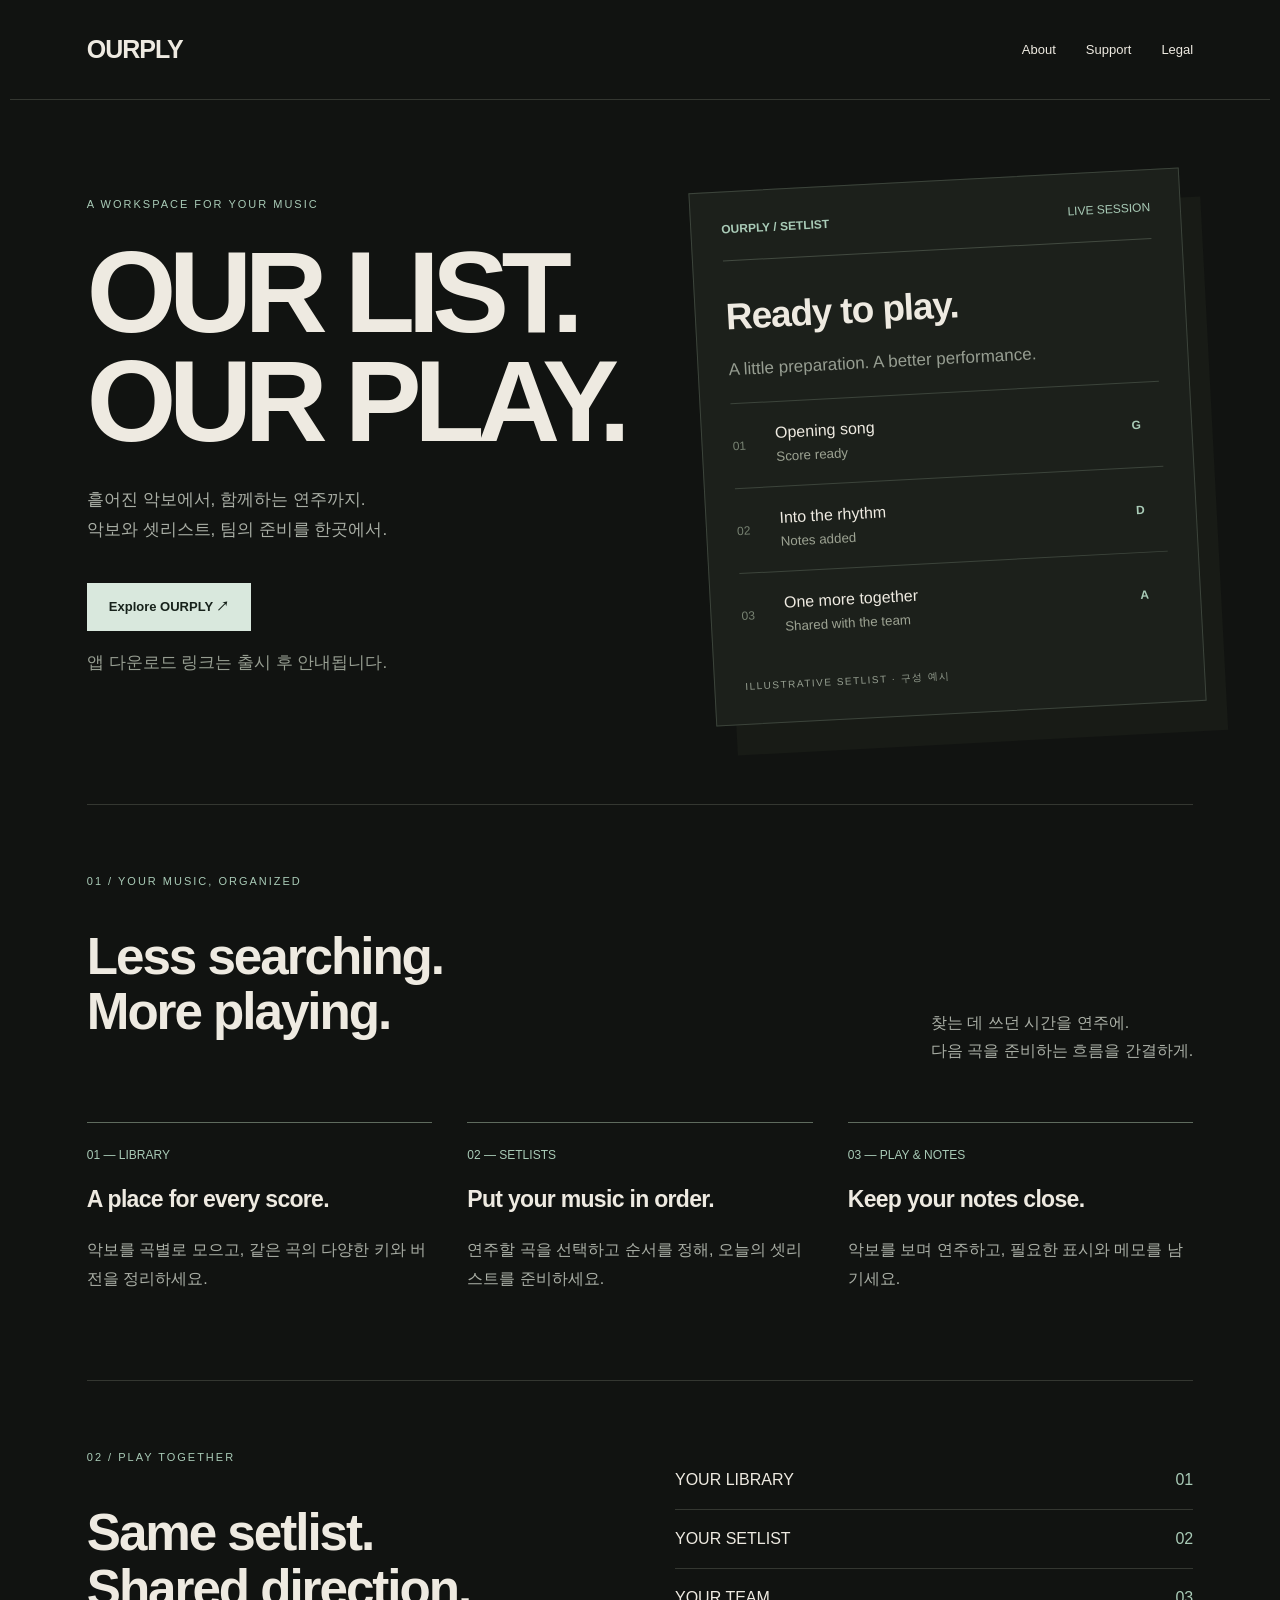
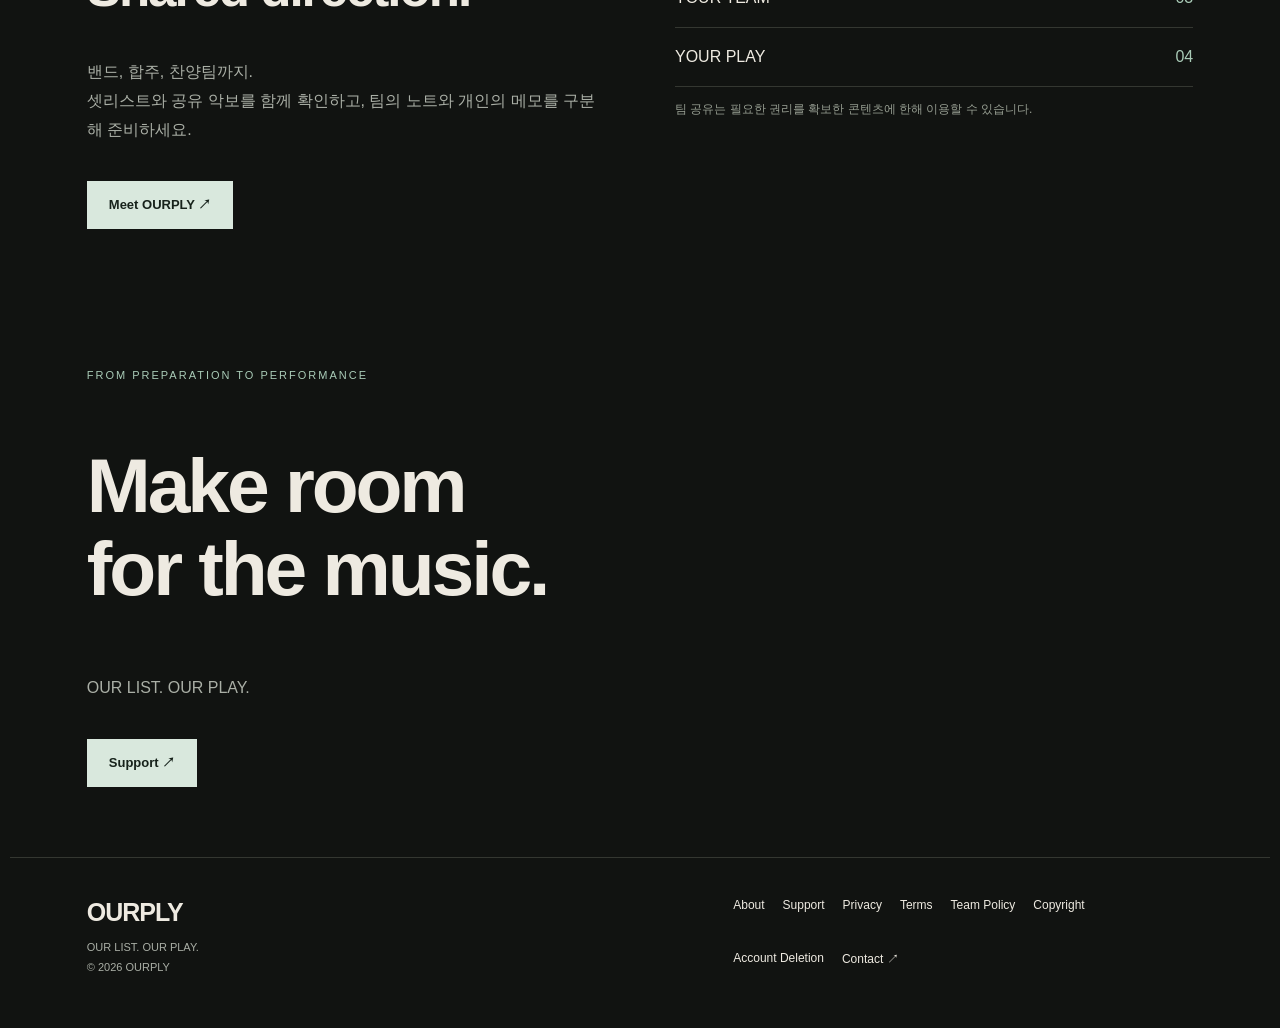
<file: index.html>
<!doctype html><html lang="ko"><head><meta charset="utf-8"><meta name="viewport" content="width=device-width,initial-scale=1"><meta name="description" content="OURPLY — 악보를 정리하고, 셋리스트를 만들고, 함께 연주하세요."><title>OUR LIST. OUR PLAY. | OURPLY</title><link rel="stylesheet" href="style.css"></head><body><header><a class="brand" href="index.html" aria-label="OURPLY Home">OURPLY</a><nav aria-label="Main navigation"><a href="about/" >About</a><a href="support/" >Support</a><a href="legal/" >Legal</a></nav></header><main><section class="hero"><div><div class="eyebrow">A workspace for your music</div><h1>OUR LIST.<br>OUR PLAY.</h1><p>흩어진 악보에서, 함께하는 연주까지.<br>악보와 셋리스트, 팀의 준비를 한곳에서.</p><a class="button" href="#discover">Explore OURPLY ↗</a><p class="muted">앱 다운로드 링크는 출시 후 안내됩니다.</p></div><div class="stage" aria-label="셋리스트 예시"><div class="stage-top"><strong>OURPLY / SETLIST</strong><span>LIVE SESSION</span></div><h3>Ready to play.</h3><p class="muted">A little preparation. A better performance.</p><div class="song"><span>01</span><div>Opening song<small>Score ready</small></div><b>G</b></div><div class="song"><span>02</span><div>Into the rhythm<small>Notes added</small></div><b>D</b></div><div class="song"><span>03</span><div>One more together<small>Shared with the team</small></div><b>A</b></div><div class="mini">ILLUSTRATIVE SETLIST · 구성 예시</div></div></section><section id="discover" class="section"><div class="section-head"><div><div class="eyebrow">01 / Your music, organized</div><h2>Less searching.<br>More playing.</h2></div><p>찾는 데 쓰던 시간을 연주에.<br>다음 곡을 준비하는 흐름을 간결하게.</p></div><div class="features"><article class="feature"><span class="number">01 — LIBRARY</span><h3>A place for every score.</h3><p>악보를 곡별로 모으고, 같은 곡의 다양한 키와 버전을 정리하세요.</p></article><article class="feature"><span class="number">02 — SETLISTS</span><h3>Put your music in order.</h3><p>연주할 곡을 선택하고 순서를 정해, 오늘의 셋리스트를 준비하세요.</p></article><article class="feature"><span class="number">03 — PLAY & NOTES</span><h3>Keep your notes close.</h3><p>악보를 보며 연주하고, 필요한 표시와 메모를 남기세요.</p></article></div></section><section class="section team"><div><div class="eyebrow">02 / Play together</div><h2>Same setlist.<br>Shared direction.</h2><p>밴드, 합주, 찬양팀까지.<br>셋리스트와 공유 악보를 함께 확인하고, 팀의 노트와 개인의 메모를 구분해 준비하세요.</p><a class="button" href="about/">Meet OURPLY ↗</a></div><div class="flow"><div>YOUR LIBRARY <span>01</span></div><div>YOUR SETLIST <span>02</span></div><div>YOUR TEAM <span>03</span></div><div>YOUR PLAY <span>04</span></div><p class="muted">팀 공유는 필요한 권리를 확보한 콘텐츠에 한해 이용할 수 있습니다.</p></div></section><section class="closing"><div class="eyebrow">From preparation to performance</div><h2>Make room<br>for the music.</h2><p>OUR LIST. OUR PLAY.</p><a href="support/" class="button">Support ↗</a></section></main><footer><div><a class="brand" href="index.html">OURPLY</a><p>OUR LIST. OUR PLAY.<br>© 2026 OURPLY</p></div><div class="links"><a href="about/">About</a><a href="support/">Support</a><a href="legal/privacy/">Privacy</a><a href="legal/terms/">Terms</a><a href="legal/team/">Team Policy</a><a href="legal/copyright/">Copyright</a><a href="account-deletion/">Account Deletion</a><a href="mailto:pbong1027@gmail.com">Contact ↗</a></div></footer></body></html>
</file>
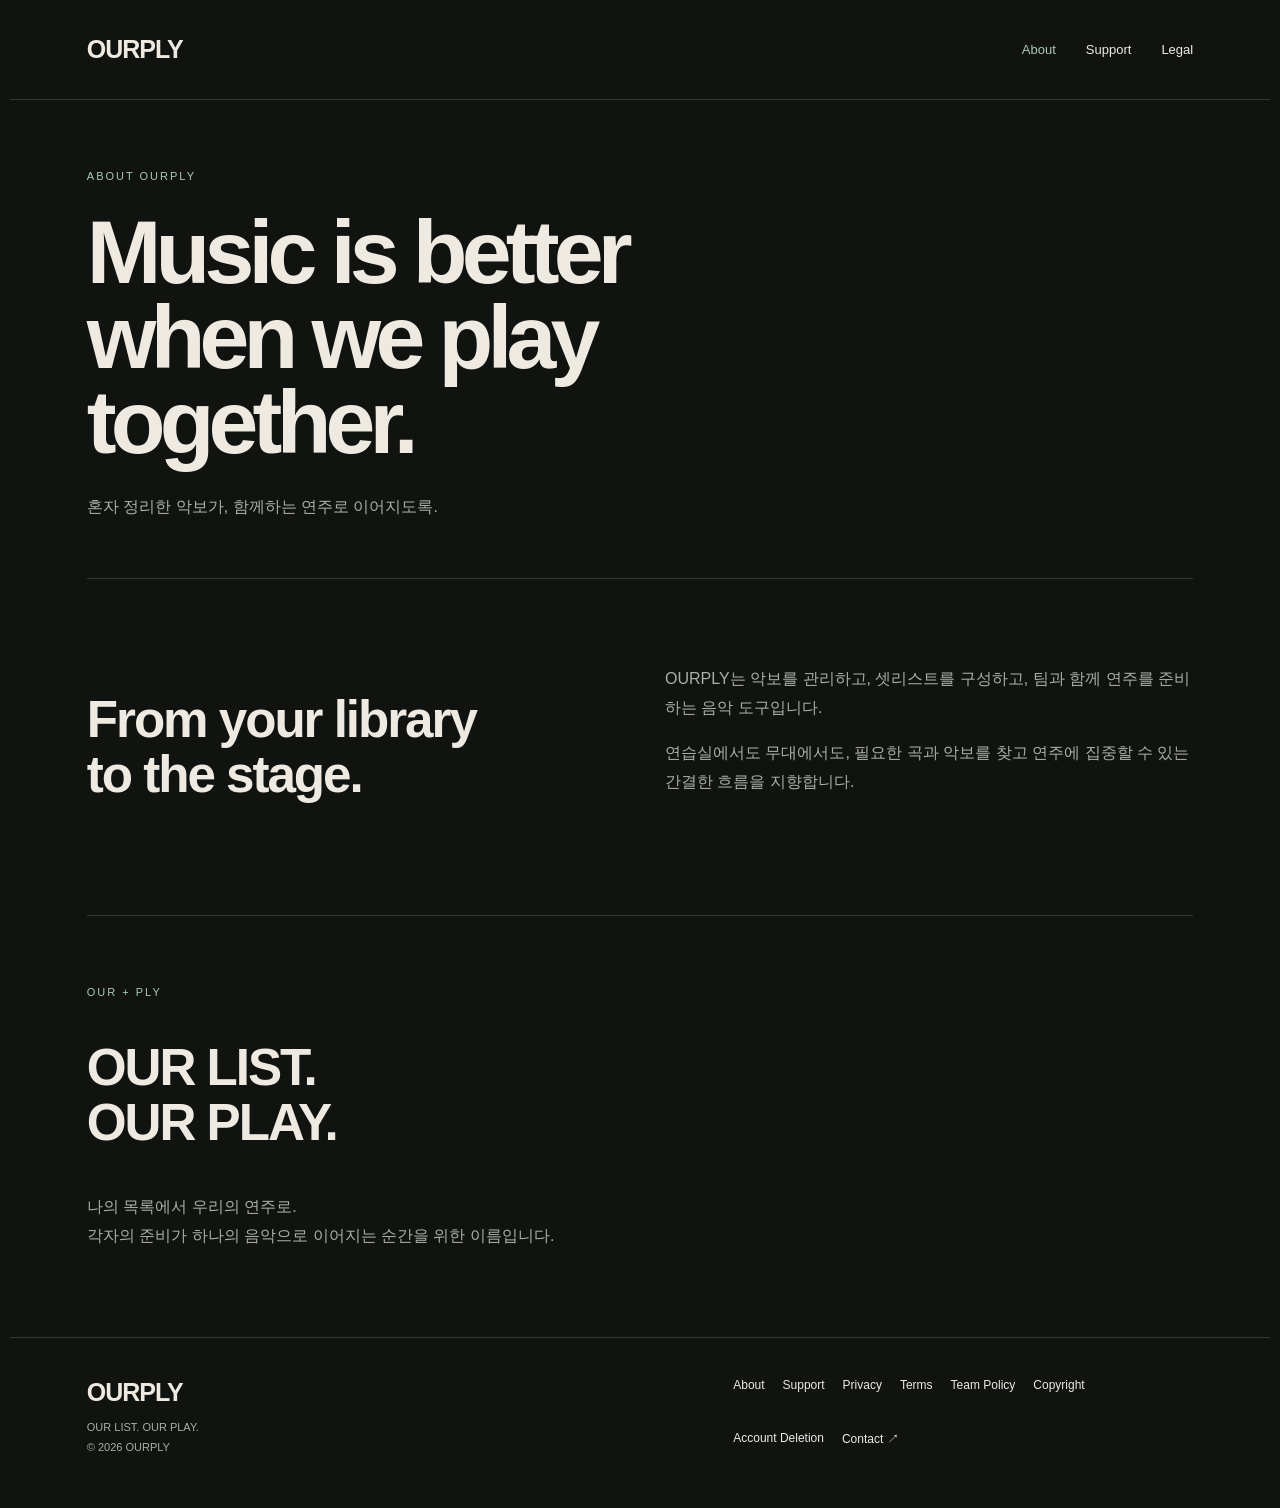
<file: about/index.html>
<!doctype html><html lang="ko"><head><meta charset="utf-8"><meta name="viewport" content="width=device-width,initial-scale=1"><meta name="description" content="OURPLY — 악보를 정리하고, 셋리스트를 만들고, 함께 연주하세요."><title>About | OURPLY</title><link rel="stylesheet" href="../style.css"></head><body><header><a class="brand" href="../index.html" aria-label="OURPLY Home">OURPLY</a><nav aria-label="Main navigation"><a href="../about/" aria-current="page">About</a><a href="../support/" >Support</a><a href="../legal/" >Legal</a></nav></header><main><section class="page-head"><div class="eyebrow">About OURPLY</div><h1>Music is better<br>when we play<br>together.</h1><p>혼자 정리한 악보가, 함께하는 연주로 이어지도록.</p></section><section class="section split"><div><h2>From your library<br>to the stage.</h2></div><div><p>OURPLY는 악보를 관리하고, 셋리스트를 구성하고, 팀과 함께 연주를 준비하는 음악 도구입니다.</p><p>연습실에서도 무대에서도, 필요한 곡과 악보를 찾고 연주에 집중할 수 있는 간결한 흐름을 지향합니다.</p></div></section><section class="section"><div class="eyebrow">Our + Ply</div><h2>OUR LIST.<br>OUR PLAY.</h2><p>나의 목록에서 우리의 연주로.<br>각자의 준비가 하나의 음악으로 이어지는 순간을 위한 이름입니다.</p></section></main><footer><div><a class="brand" href="../index.html">OURPLY</a><p>OUR LIST. OUR PLAY.<br>© 2026 OURPLY</p></div><div class="links"><a href="../about/">About</a><a href="../support/">Support</a><a href="../legal/privacy/">Privacy</a><a href="../legal/terms/">Terms</a><a href="../legal/team/">Team Policy</a><a href="../legal/copyright/">Copyright</a><a href="../account-deletion/">Account Deletion</a><a href="mailto:pbong1027@gmail.com">Contact ↗</a></div></footer></body></html>
</file>
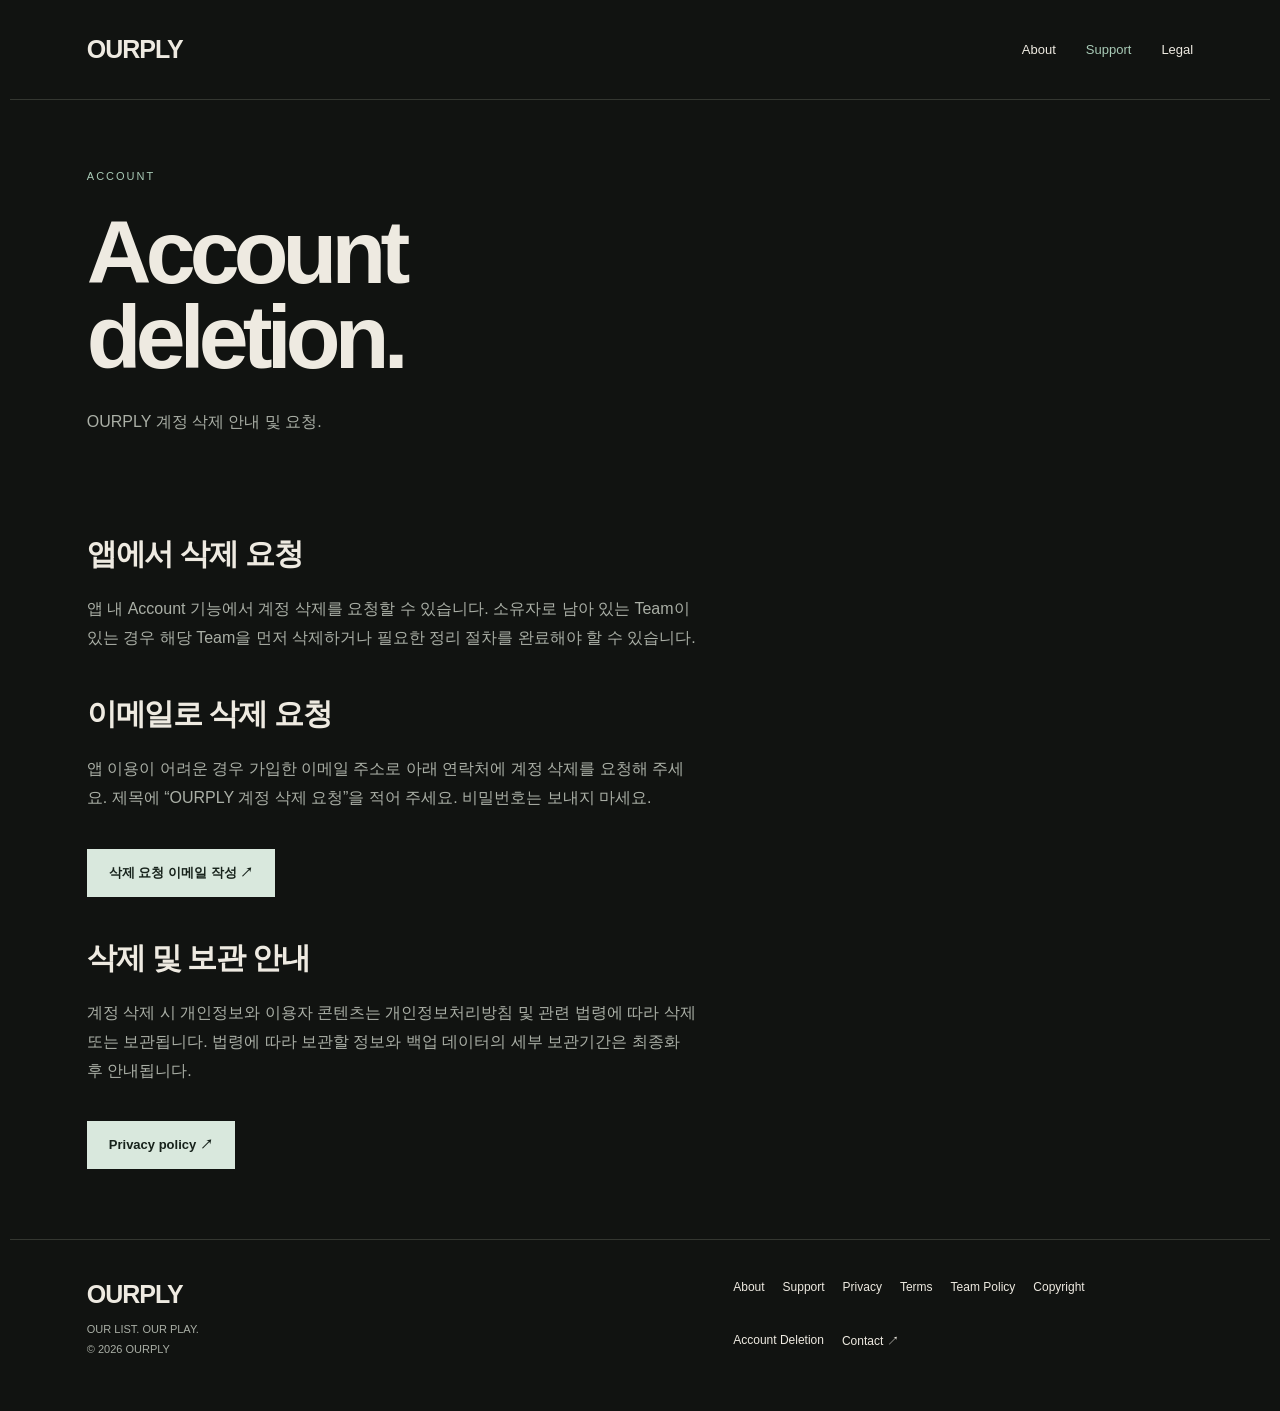
<file: account-deletion/index.html>
<!doctype html><html lang="ko"><head><meta charset="utf-8"><meta name="viewport" content="width=device-width,initial-scale=1"><meta name="description" content="OURPLY — 악보를 정리하고, 셋리스트를 만들고, 함께 연주하세요."><title>Account Deletion | OURPLY</title><link rel="stylesheet" href="../style.css"></head><body><header><a class="brand" href="../index.html" aria-label="OURPLY Home">OURPLY</a><nav aria-label="Main navigation"><a href="../about/" >About</a><a href="../support/" aria-current="page">Support</a><a href="../legal/" >Legal</a></nav></header><main><section class="page-head"><div class="eyebrow">Account</div><h1>Account<br>deletion.</h1><p>OURPLY 계정 삭제 안내 및 요청.</p></section><div class="prose"><h2>앱에서 삭제 요청</h2><p>앱 내 Account 기능에서 계정 삭제를 요청할 수 있습니다. 소유자로 남아 있는 Team이 있는 경우 해당 Team을 먼저 삭제하거나 필요한 정리 절차를 완료해야 할 수 있습니다.</p><h2>이메일로 삭제 요청</h2><p>앱 이용이 어려운 경우 가입한 이메일 주소로 아래 연락처에 계정 삭제를 요청해 주세요. 제목에 “OURPLY 계정 삭제 요청”을 적어 주세요. 비밀번호는 보내지 마세요.</p><a class="button" href="mailto:pbong1027@gmail.com?subject=OURPLY%20account%20deletion%20request">삭제 요청 이메일 작성 ↗</a><h2>삭제 및 보관 안내</h2><p>계정 삭제 시 개인정보와 이용자 콘텐츠는 개인정보처리방침 및 관련 법령에 따라 삭제 또는 보관됩니다. 법령에 따라 보관할 정보와 백업 데이터의 세부 보관기간은 최종화 후 안내됩니다.</p><a class="button" href="../legal/privacy/">Privacy policy ↗</a></div></main><footer><div><a class="brand" href="../index.html">OURPLY</a><p>OUR LIST. OUR PLAY.<br>© 2026 OURPLY</p></div><div class="links"><a href="../about/">About</a><a href="../support/">Support</a><a href="../legal/privacy/">Privacy</a><a href="../legal/terms/">Terms</a><a href="../legal/team/">Team Policy</a><a href="../legal/copyright/">Copyright</a><a href="../account-deletion/">Account Deletion</a><a href="mailto:pbong1027@gmail.com">Contact ↗</a></div></footer></body></html>
</file>
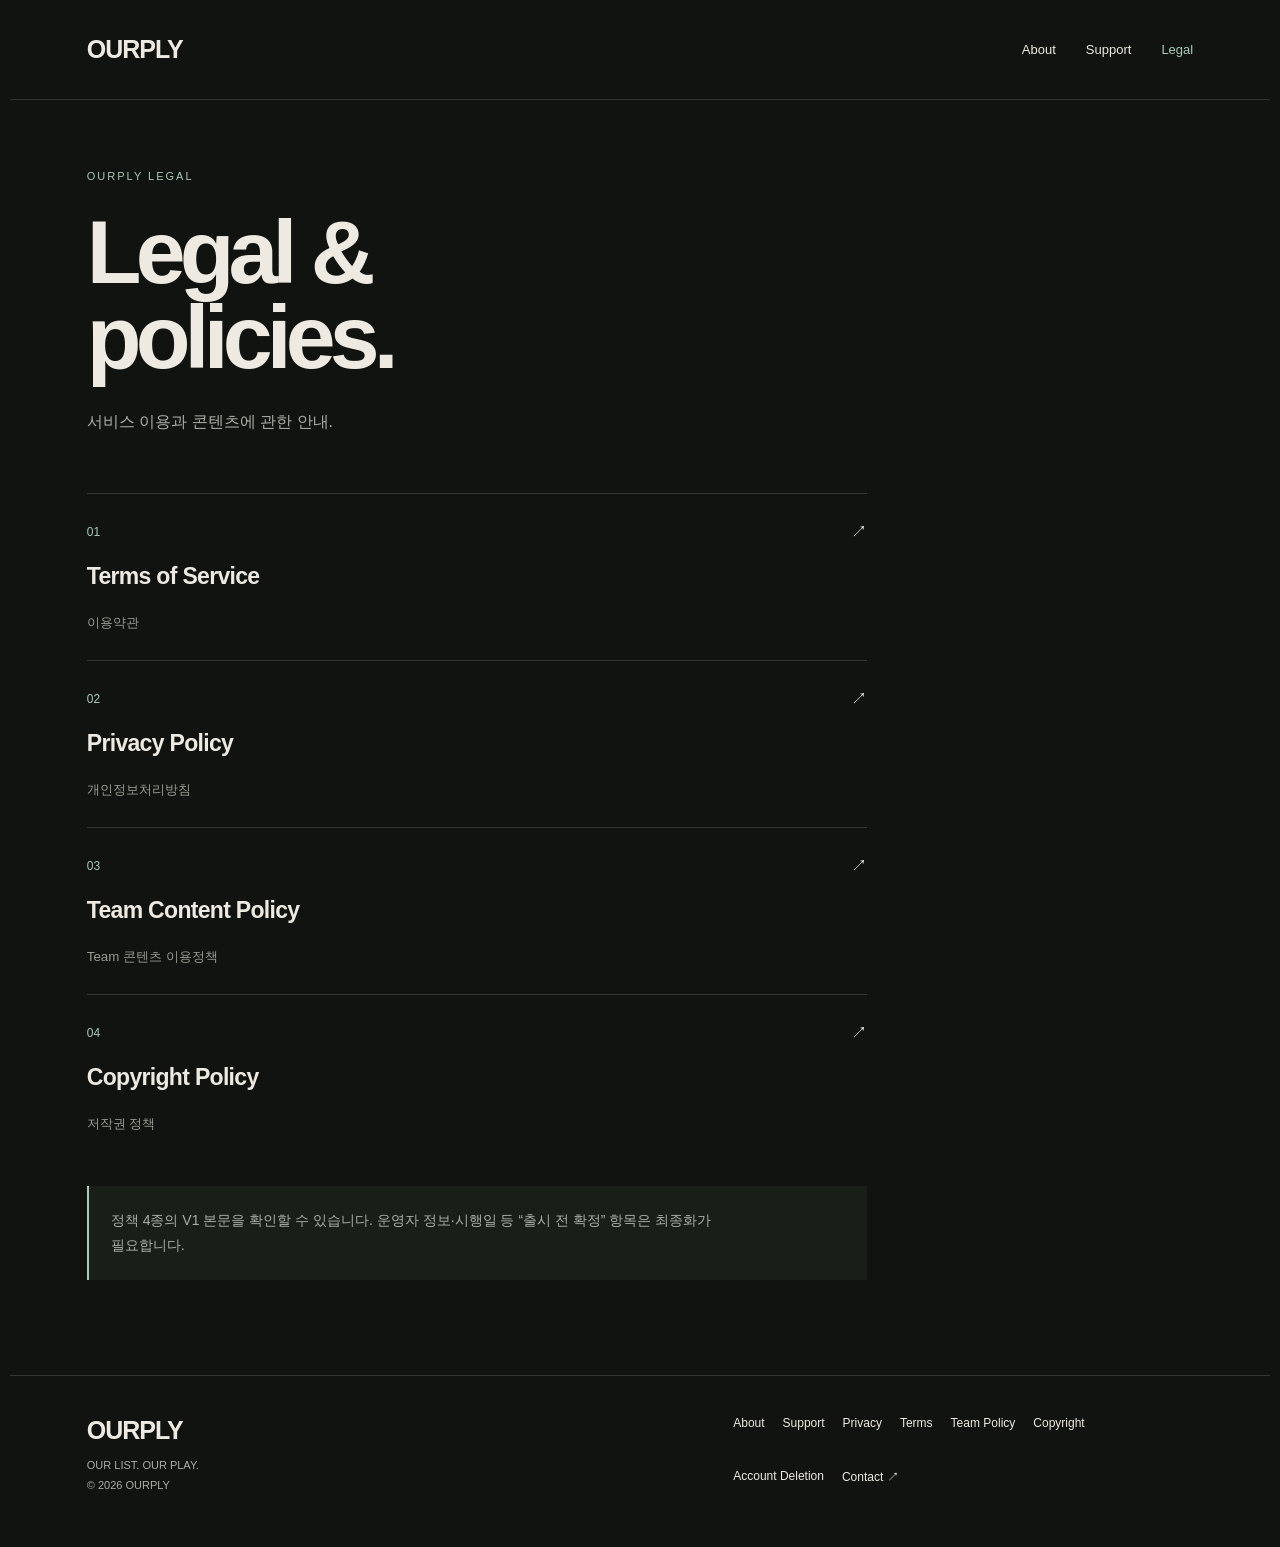
<file: legal/index.html>
<!doctype html><html lang="ko"><head><meta charset="utf-8"><meta name="viewport" content="width=device-width,initial-scale=1"><meta name="description" content="OURPLY — 악보를 정리하고, 셋리스트를 만들고, 함께 연주하세요."><title>Legal | OURPLY</title><link rel="stylesheet" href="../style.css"></head><body><header><a class="brand" href="../index.html" aria-label="OURPLY Home">OURPLY</a><nav aria-label="Main navigation"><a href="../about/" >About</a><a href="../support/" >Support</a><a href="../legal/" aria-current="page">Legal</a></nav></header><main><section class="page-head"><div class="eyebrow">OURPLY Legal</div><h1>Legal &<br>policies.</h1><p>서비스 이용과 콘텐츠에 관한 안내.</p></section><div class="prose"><a class="legal-row" href="terms/"><div><span class="number">01</span><h3>Terms of Service</h3><small>이용약관</small></div><span>↗</span></a><a class="legal-row" href="privacy/"><div><span class="number">02</span><h3>Privacy Policy</h3><small>개인정보처리방침</small></div><span>↗</span></a><a class="legal-row" href="team/"><div><span class="number">03</span><h3>Team Content Policy</h3><small>Team 콘텐츠 이용정책</small></div><span>↗</span></a><a class="legal-row" href="copyright/"><div><span class="number">04</span><h3>Copyright Policy</h3><small>저작권 정책</small></div><span>↗</span></a><div class="notice"><p>정책 4종의 V1 본문을 확인할 수 있습니다. 운영자 정보·시행일 등 “출시 전 확정” 항목은 최종화가 필요합니다.</p></div></div></main><footer><div><a class="brand" href="../index.html">OURPLY</a><p>OUR LIST. OUR PLAY.<br>© 2026 OURPLY</p></div><div class="links"><a href="../about/">About</a><a href="../support/">Support</a><a href="../legal/privacy/">Privacy</a><a href="../legal/terms/">Terms</a><a href="../legal/team/">Team Policy</a><a href="../legal/copyright/">Copyright</a><a href="../account-deletion/">Account Deletion</a><a href="mailto:pbong1027@gmail.com">Contact ↗</a></div></footer></body></html>
</file>
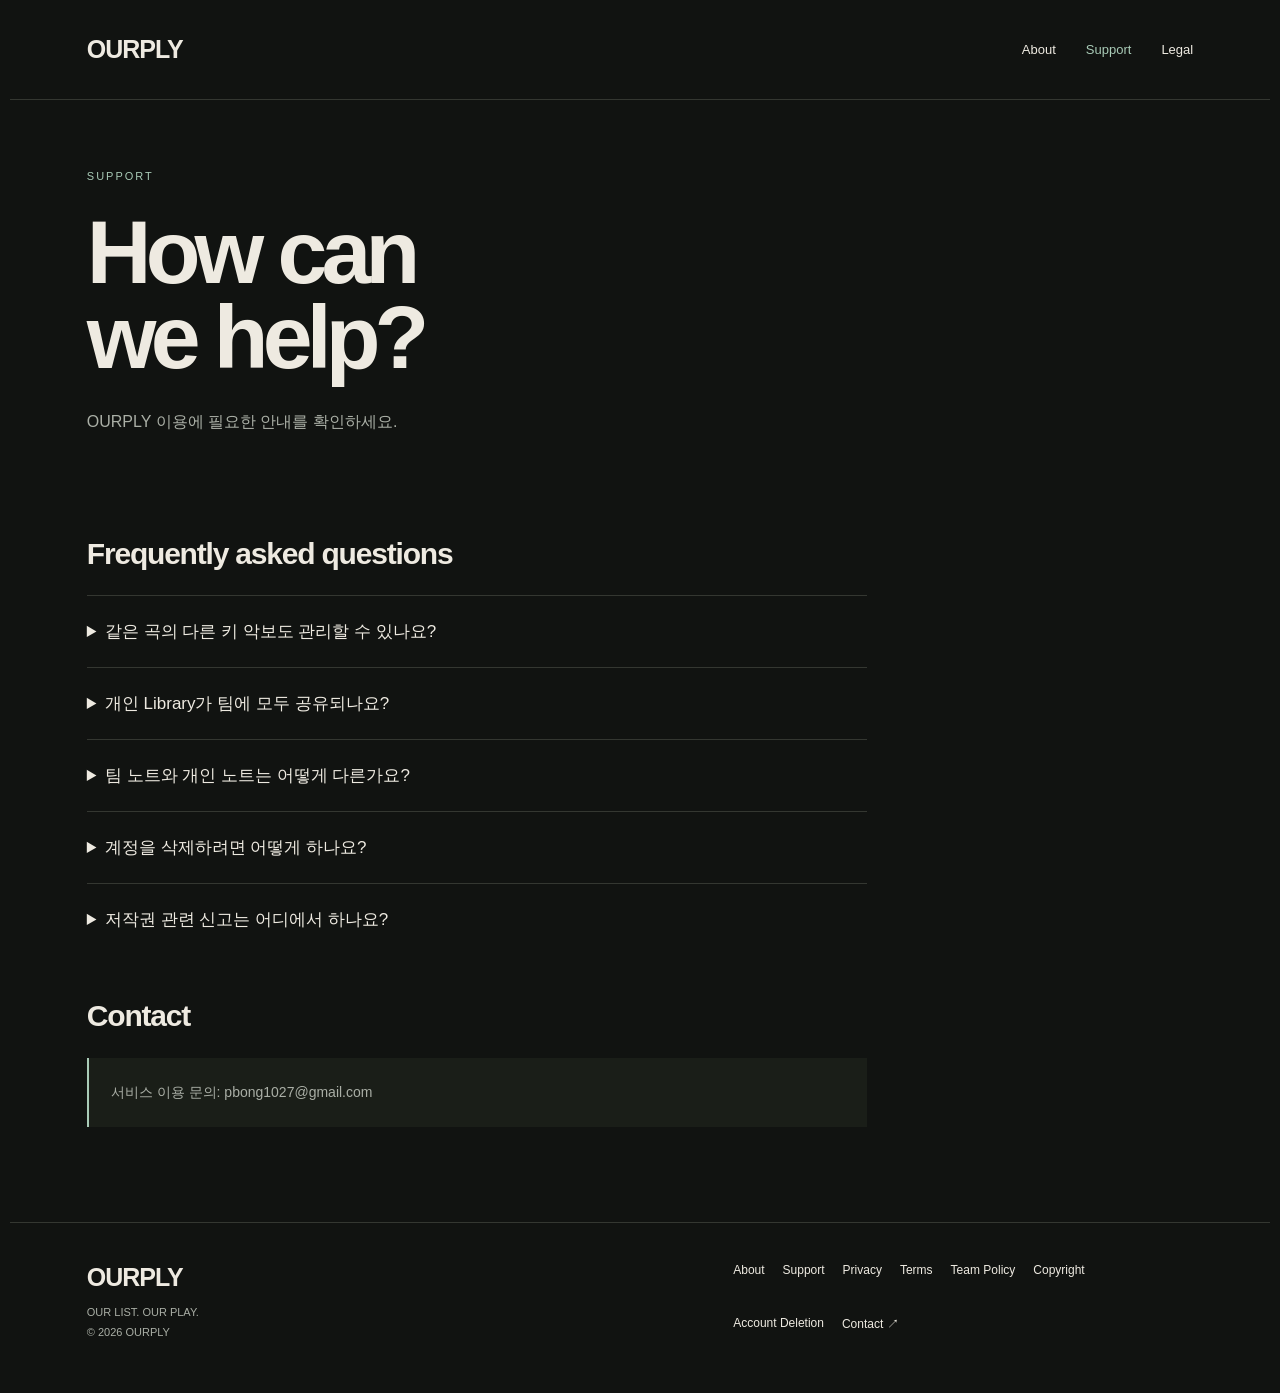
<file: support/index.html>
<!doctype html><html lang="ko"><head><meta charset="utf-8"><meta name="viewport" content="width=device-width,initial-scale=1"><meta name="description" content="OURPLY — 악보를 정리하고, 셋리스트를 만들고, 함께 연주하세요."><title>Support | OURPLY</title><link rel="stylesheet" href="../style.css"></head><body><header><a class="brand" href="../index.html" aria-label="OURPLY Home">OURPLY</a><nav aria-label="Main navigation"><a href="../about/" >About</a><a href="../support/" aria-current="page">Support</a><a href="../legal/" >Legal</a></nav></header><main><section class="page-head"><div class="eyebrow">Support</div><h1>How can<br>we help?</h1><p>OURPLY 이용에 필요한 안내를 확인하세요.</p></section><div class="prose"><h2>Frequently asked questions</h2><details><summary>같은 곡의 다른 키 악보도 관리할 수 있나요?</summary><p>곡 아래에 여러 Score를 정리해 다른 키와 버전의 악보를 관리할 수 있습니다.</p></details><details><summary>개인 Library가 팀에 모두 공유되나요?</summary><p>개인 Library는 개인 영역입니다. Team Setlist에서 공유 대상으로 지정된 Score를 팀 멤버가 열람합니다.</p></details><details><summary>팀 노트와 개인 노트는 어떻게 다른가요?</summary><p>팀 노트는 팀의 공유 메모이고, 개인 노트는 자신을 위한 메모입니다. 팀 노트 편집은 Owner 권한을 기준으로 운영됩니다.</p></details><details><summary>계정을 삭제하려면 어떻게 하나요?</summary><p>계정 삭제 안내 페이지에서 확인할 수 있습니다.</p><a class="button" href="../account-deletion/">Account deletion ↗</a></details><details><summary>저작권 관련 신고는 어디에서 하나요?</summary><p>저작권 정책 페이지에서 신고 안내를 확인하세요. 관련 문의는 pbong1027@gmail.com으로 보내 주세요.</p><a class="button" href="../legal/copyright/">Copyright policy ↗</a></details><h2>Contact</h2><div class="notice"><p>서비스 이용 문의: <a href="mailto:pbong1027@gmail.com">pbong1027@gmail.com</a></p></div></div></main><footer><div><a class="brand" href="../index.html">OURPLY</a><p>OUR LIST. OUR PLAY.<br>© 2026 OURPLY</p></div><div class="links"><a href="../about/">About</a><a href="../support/">Support</a><a href="../legal/privacy/">Privacy</a><a href="../legal/terms/">Terms</a><a href="../legal/team/">Team Policy</a><a href="../legal/copyright/">Copyright</a><a href="../account-deletion/">Account Deletion</a><a href="mailto:pbong1027@gmail.com">Contact ↗</a></div></footer></body></html>
</file>
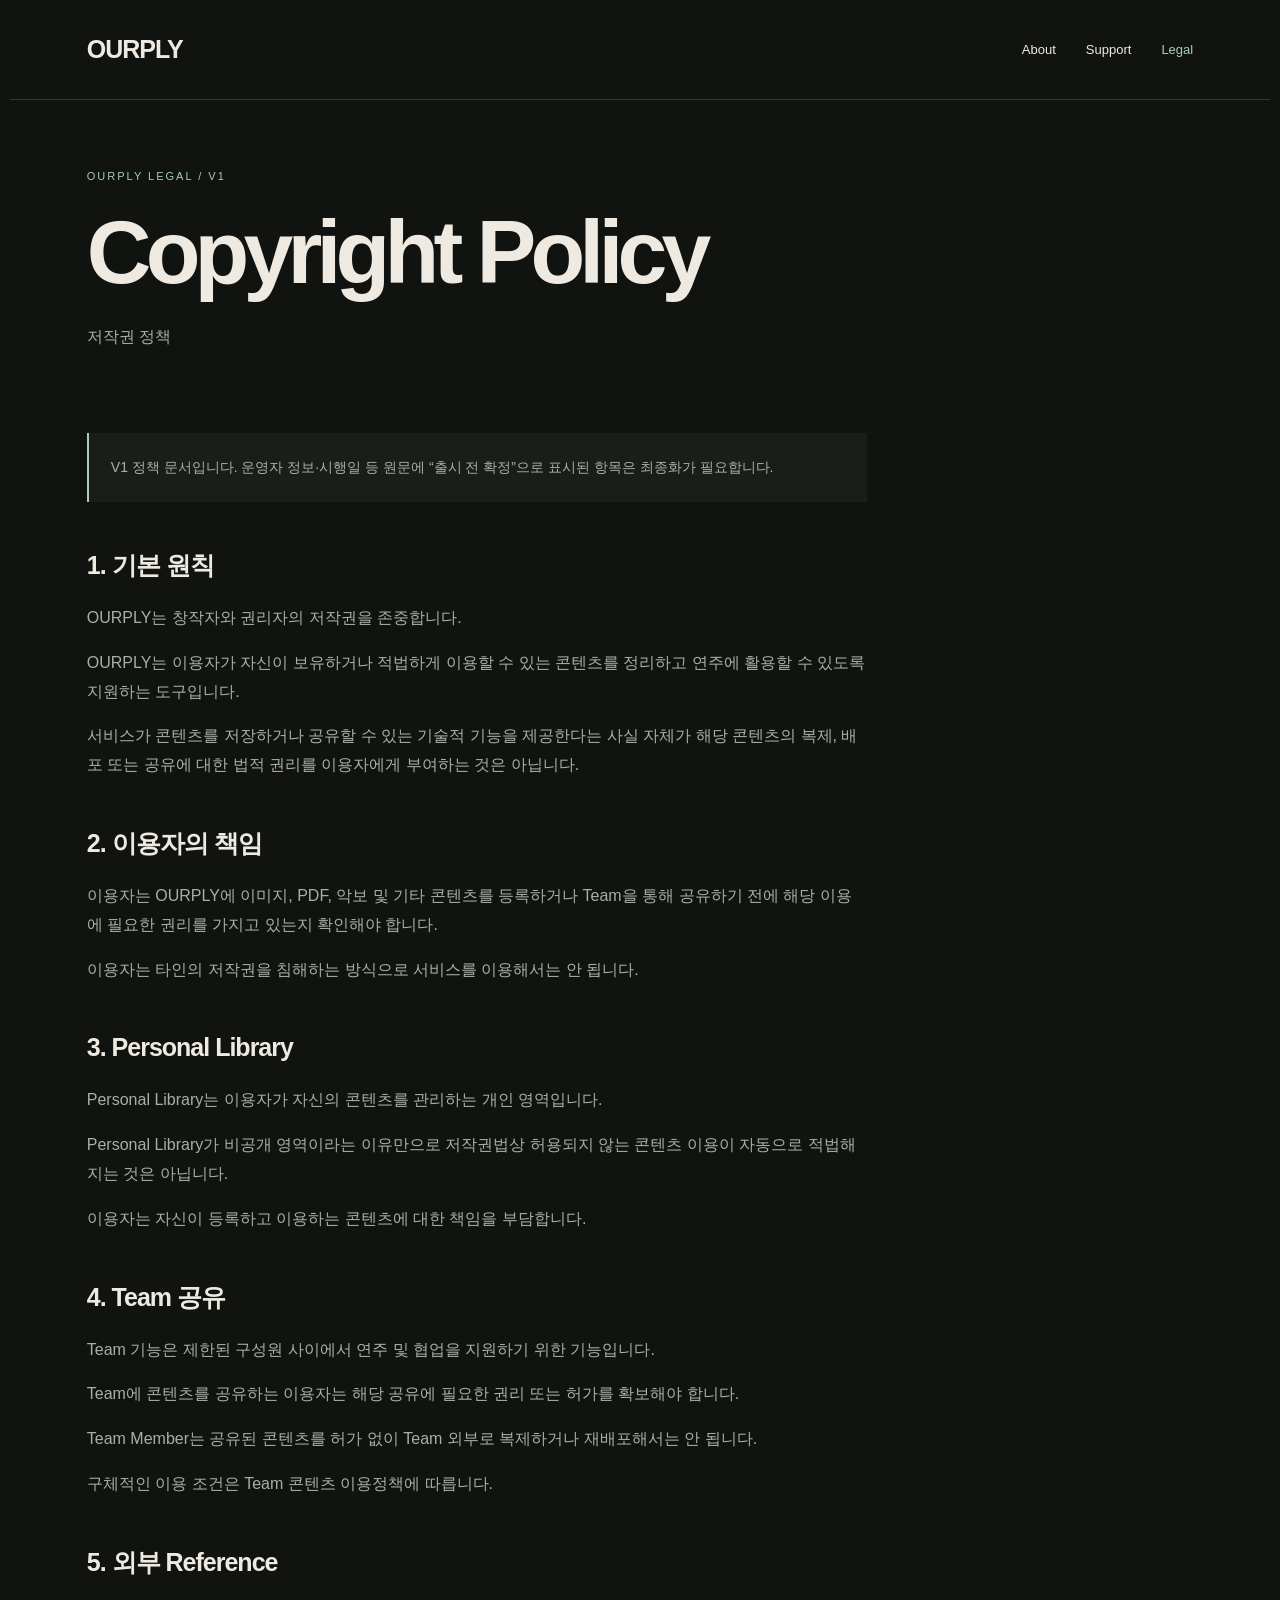
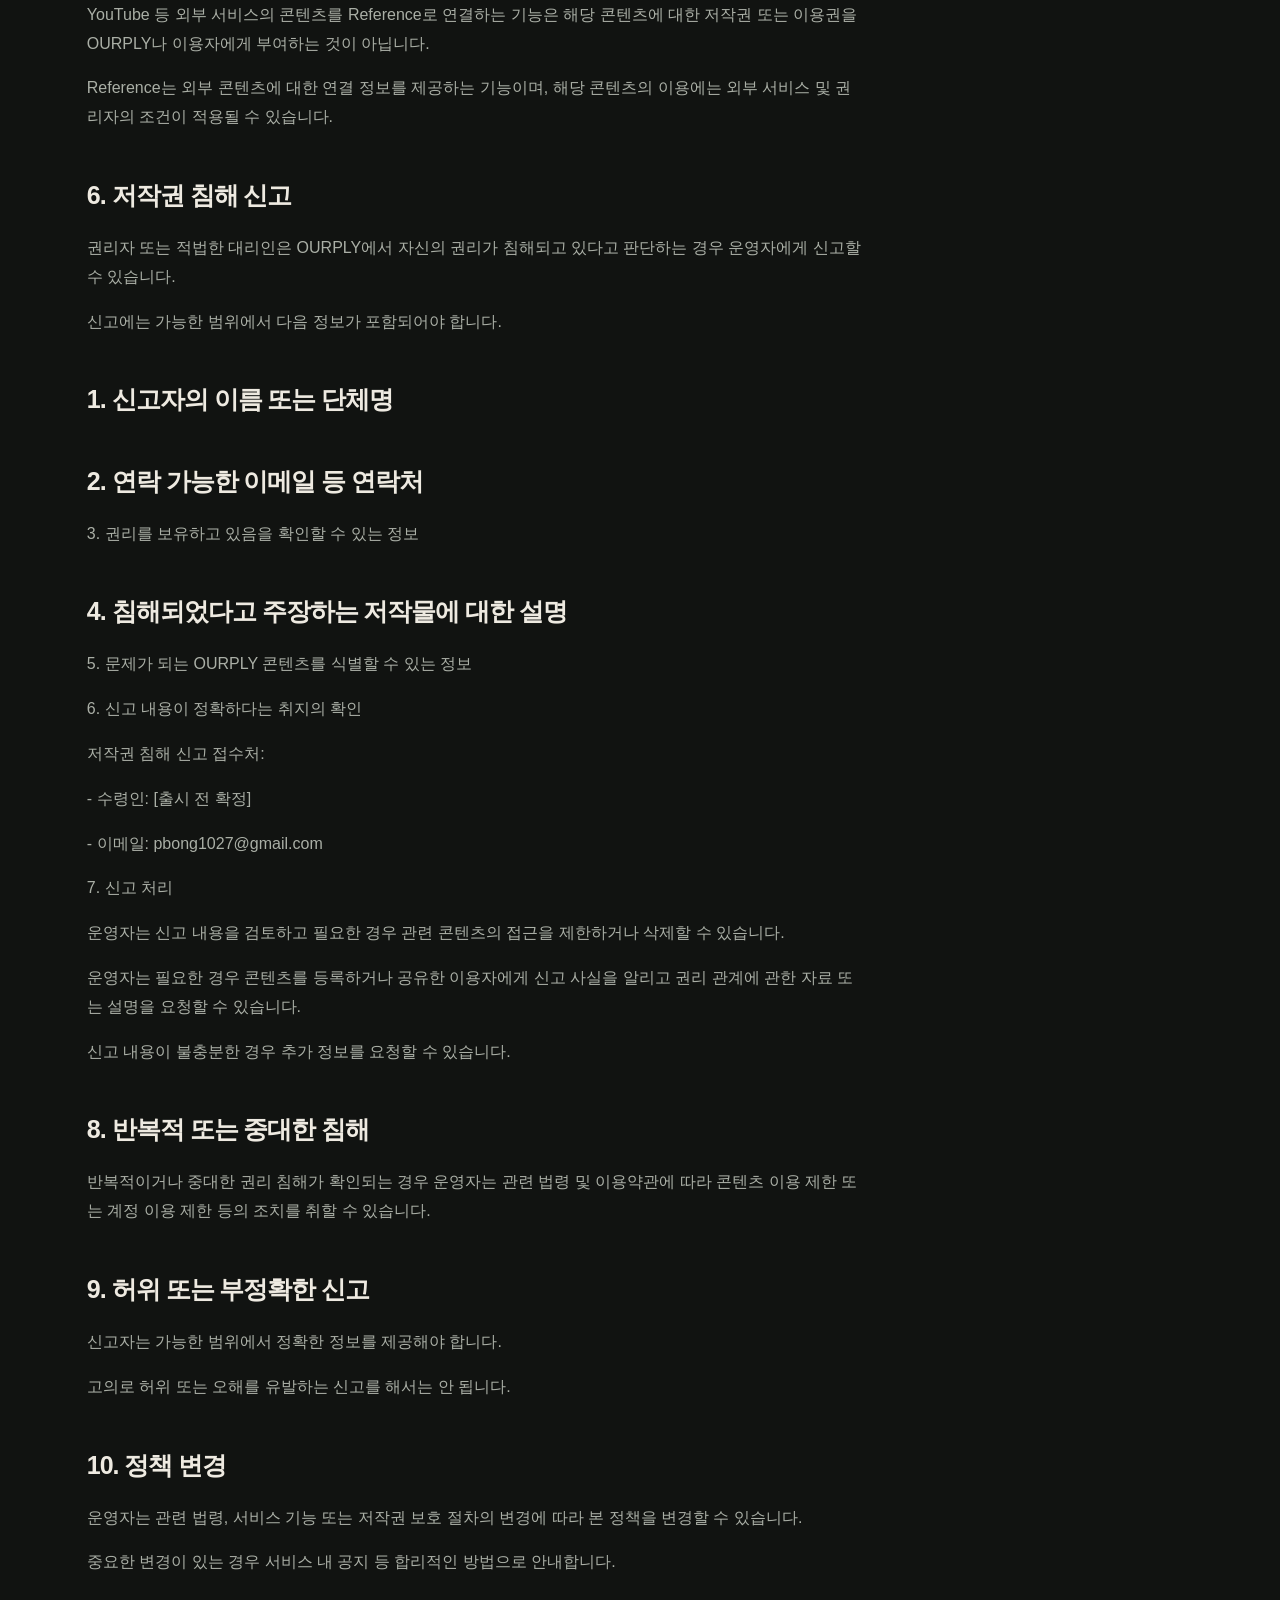
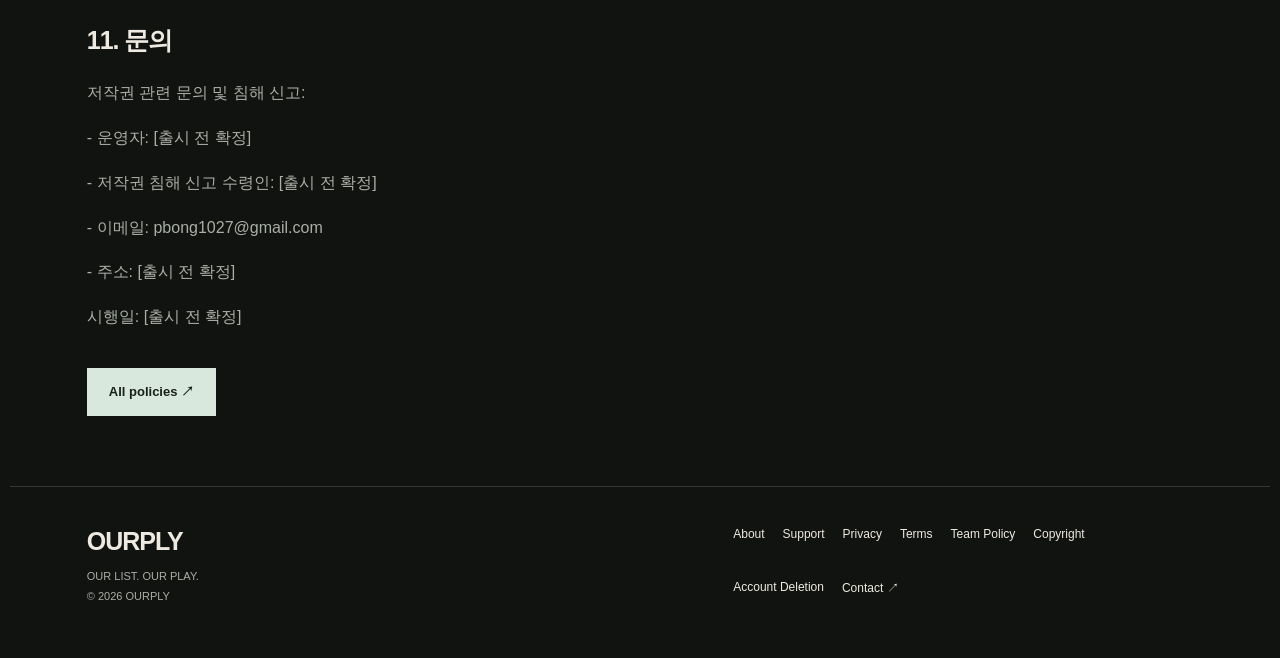
<file: legal/copyright/index.html>
<!doctype html><html lang="ko"><head><meta charset="utf-8"><meta name="viewport" content="width=device-width,initial-scale=1"><meta name="description" content="OURPLY — 악보를 정리하고, 셋리스트를 만들고, 함께 연주하세요."><title>Copyright Policy | OURPLY</title><link rel="stylesheet" href="../../style.css"></head><body><header><a class="brand" href="../../index.html" aria-label="OURPLY Home">OURPLY</a><nav aria-label="Main navigation"><a href="../../about/" >About</a><a href="../../support/" >Support</a><a href="../../legal/" aria-current="page">Legal</a></nav></header><main><section class="page-head"><div class="eyebrow">OURPLY Legal / V1</div><h1>Copyright Policy</h1><p>저작권 정책</p></section><article class="prose policy"><div class="notice"><p>V1 정책 문서입니다. 운영자 정보·시행일 등 원문에 “출시 전 확정”으로 표시된 항목은 최종화가 필요합니다.</p></div><h2>1. 기본 원칙</h2><p>OURPLY는 창작자와 권리자의 저작권을 존중합니다.</p><p>OURPLY는 이용자가 자신이 보유하거나 적법하게 이용할 수 있는 콘텐츠를 정리하고 연주에 활용할 수 있도록 지원하는 도구입니다.</p><p>서비스가 콘텐츠를 저장하거나 공유할 수 있는 기술적 기능을 제공한다는 사실 자체가 해당 콘텐츠의 복제, 배포 또는 공유에 대한 법적 권리를 이용자에게 부여하는 것은 아닙니다.</p><h2>2. 이용자의 책임</h2><p>이용자는 OURPLY에 이미지, PDF, 악보 및 기타 콘텐츠를 등록하거나 Team을 통해 공유하기 전에 해당 이용에 필요한 권리를 가지고 있는지 확인해야 합니다.</p><p>이용자는 타인의 저작권을 침해하는 방식으로 서비스를 이용해서는 안 됩니다.</p><h2>3. Personal Library</h2><p>Personal Library는 이용자가 자신의 콘텐츠를 관리하는 개인 영역입니다.</p><p>Personal Library가 비공개 영역이라는 이유만으로 저작권법상 허용되지 않는 콘텐츠 이용이 자동으로 적법해지는 것은 아닙니다.</p><p>이용자는 자신이 등록하고 이용하는 콘텐츠에 대한 책임을 부담합니다.</p><h2>4. Team 공유</h2><p>Team 기능은 제한된 구성원 사이에서 연주 및 협업을 지원하기 위한 기능입니다.</p><p>Team에 콘텐츠를 공유하는 이용자는 해당 공유에 필요한 권리 또는 허가를 확보해야 합니다.</p><p>Team Member는 공유된 콘텐츠를 허가 없이 Team 외부로 복제하거나 재배포해서는 안 됩니다.</p><p>구체적인 이용 조건은 Team 콘텐츠 이용정책에 따릅니다.</p><h2>5. 외부 Reference</h2><p>YouTube 등 외부 서비스의 콘텐츠를 Reference로 연결하는 기능은 해당 콘텐츠에 대한 저작권 또는 이용권을 OURPLY나 이용자에게 부여하는 것이 아닙니다.</p><p>Reference는 외부 콘텐츠에 대한 연결 정보를 제공하는 기능이며, 해당 콘텐츠의 이용에는 외부 서비스 및 권리자의 조건이 적용될 수 있습니다.</p><h2>6. 저작권 침해 신고</h2><p>권리자 또는 적법한 대리인은 OURPLY에서 자신의 권리가 침해되고 있다고 판단하는 경우 운영자에게 신고할 수 있습니다.</p><p>신고에는 가능한 범위에서 다음 정보가 포함되어야 합니다.</p><h2>1. 신고자의 이름 또는 단체명</h2><h2>2. 연락 가능한 이메일 등 연락처</h2><p>3. 권리를 보유하고 있음을 확인할 수 있는 정보</p><h2>4. 침해되었다고 주장하는 저작물에 대한 설명</h2><p>5. 문제가 되는 OURPLY 콘텐츠를 식별할 수 있는 정보</p><p>6. 신고 내용이 정확하다는 취지의 확인</p><p>저작권 침해 신고 접수처:</p><p>- 수령인: [출시 전 확정]</p><p>- 이메일: <a href="mailto:pbong1027@gmail.com">pbong1027@gmail.com</a></p><p>7. 신고 처리</p><p>운영자는 신고 내용을 검토하고 필요한 경우 관련 콘텐츠의 접근을 제한하거나 삭제할 수 있습니다.</p><p>운영자는 필요한 경우 콘텐츠를 등록하거나 공유한 이용자에게 신고 사실을 알리고 권리 관계에 관한 자료 또는 설명을 요청할 수 있습니다.</p><p>신고 내용이 불충분한 경우 추가 정보를 요청할 수 있습니다.</p><h2>8. 반복적 또는 중대한 침해</h2><p>반복적이거나 중대한 권리 침해가 확인되는 경우 운영자는 관련 법령 및 이용약관에 따라 콘텐츠 이용 제한 또는 계정 이용 제한 등의 조치를 취할 수 있습니다.</p><h2>9. 허위 또는 부정확한 신고</h2><p>신고자는 가능한 범위에서 정확한 정보를 제공해야 합니다.</p><p>고의로 허위 또는 오해를 유발하는 신고를 해서는 안 됩니다.</p><h2>10. 정책 변경</h2><p>운영자는 관련 법령, 서비스 기능 또는 저작권 보호 절차의 변경에 따라 본 정책을 변경할 수 있습니다.</p><p>중요한 변경이 있는 경우 서비스 내 공지 등 합리적인 방법으로 안내합니다.</p><h2>11. 문의</h2><p>저작권 관련 문의 및 침해 신고:</p><p>- 운영자: [출시 전 확정]</p><p>- 저작권 침해 신고 수령인: [출시 전 확정]</p><p>- 이메일: <a href="mailto:pbong1027@gmail.com">pbong1027@gmail.com</a></p><p>- 주소: [출시 전 확정]</p><p>시행일: [출시 전 확정]</p><a class="button" href="../">All policies ↗</a></article></main><footer><div><a class="brand" href="../../index.html">OURPLY</a><p>OUR LIST. OUR PLAY.<br>© 2026 OURPLY</p></div><div class="links"><a href="../../about/">About</a><a href="../../support/">Support</a><a href="../../legal/privacy/">Privacy</a><a href="../../legal/terms/">Terms</a><a href="../../legal/team/">Team Policy</a><a href="../../legal/copyright/">Copyright</a><a href="../../account-deletion/">Account Deletion</a><a href="mailto:pbong1027@gmail.com">Contact ↗</a></div></footer></body></html>
</file>
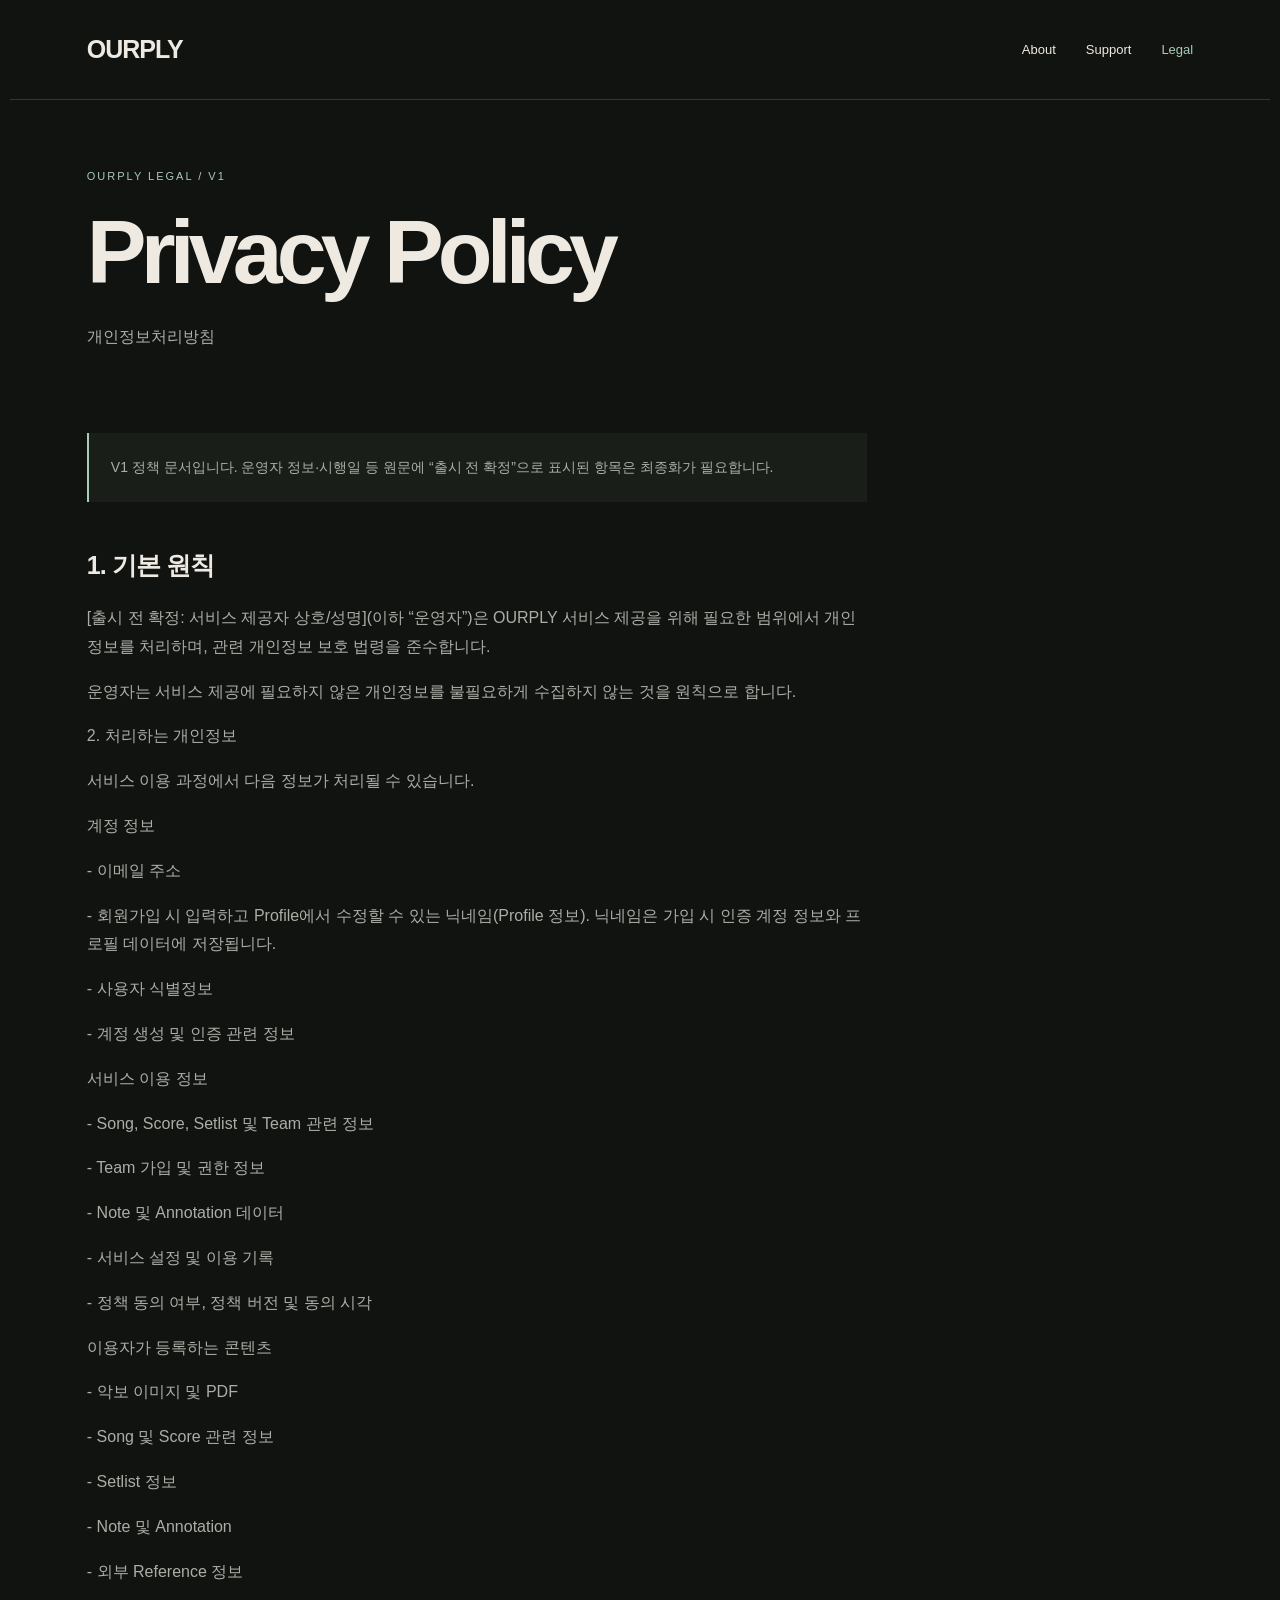
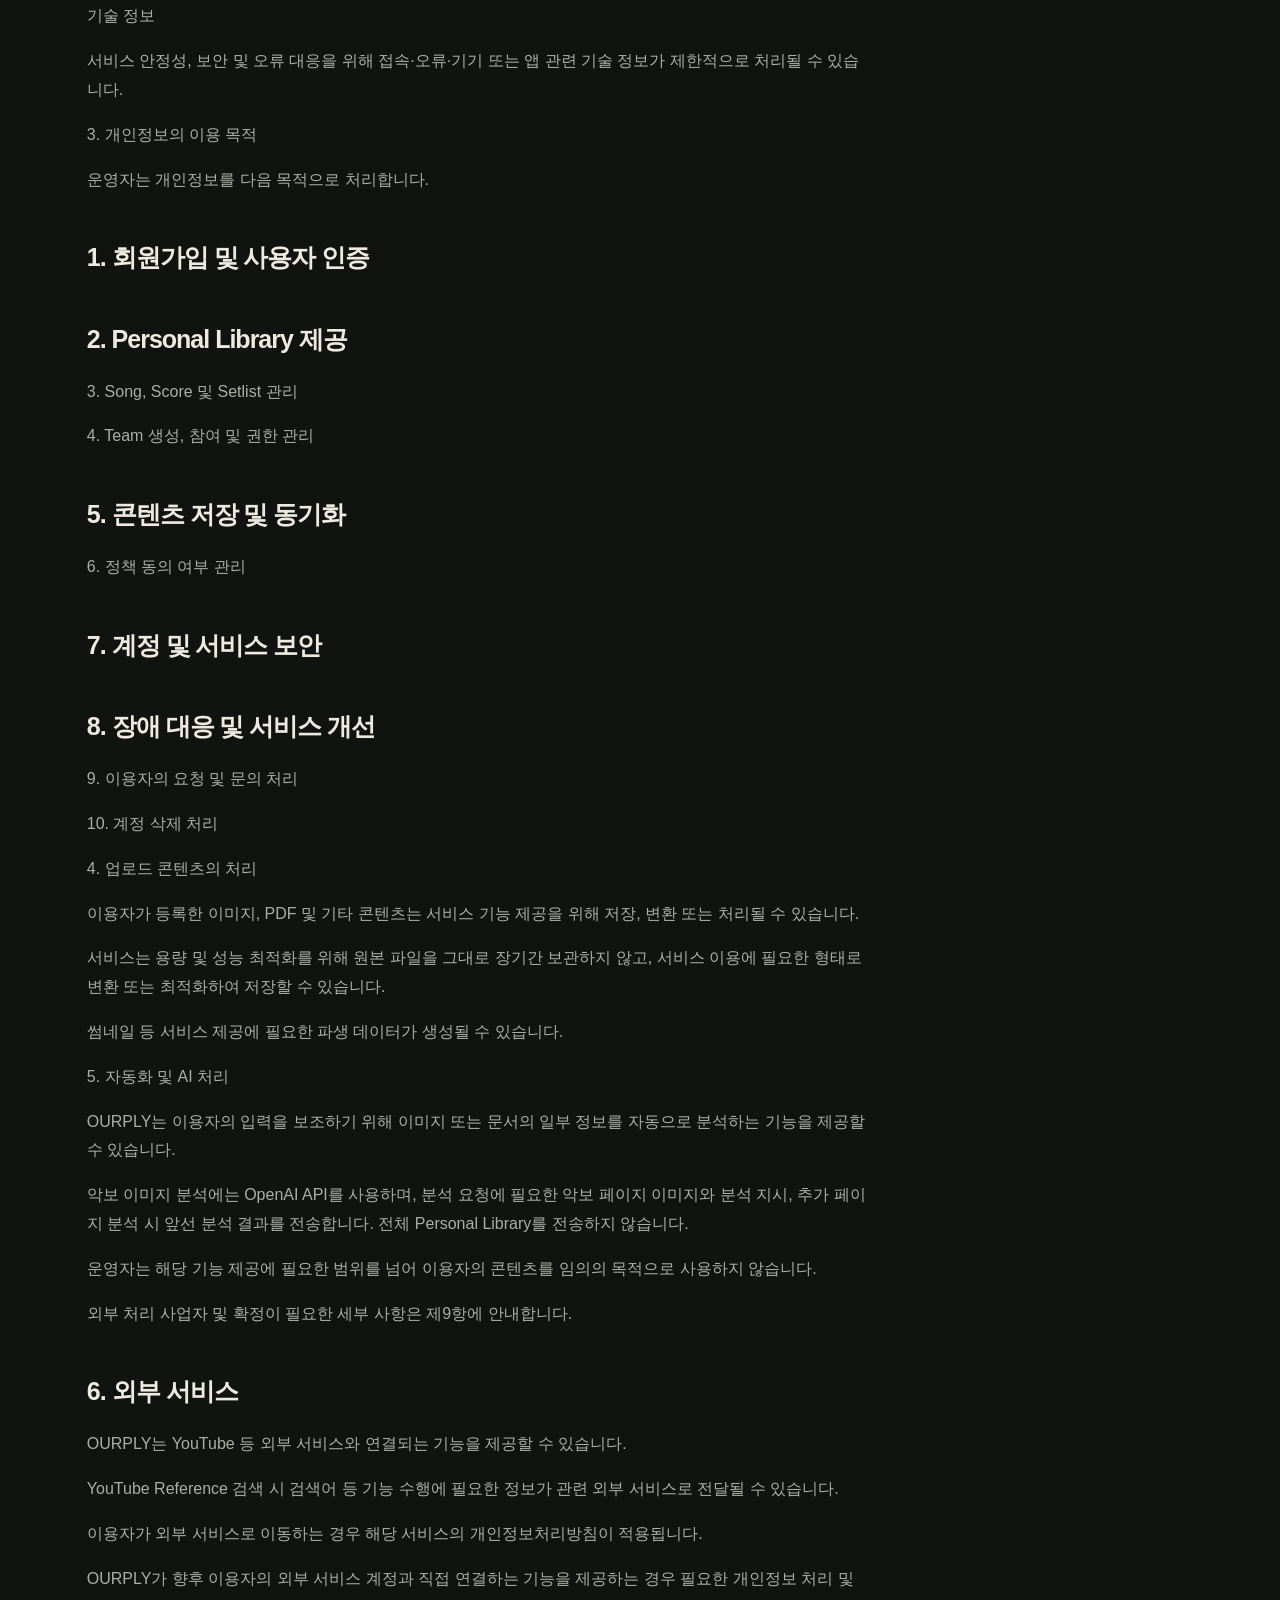
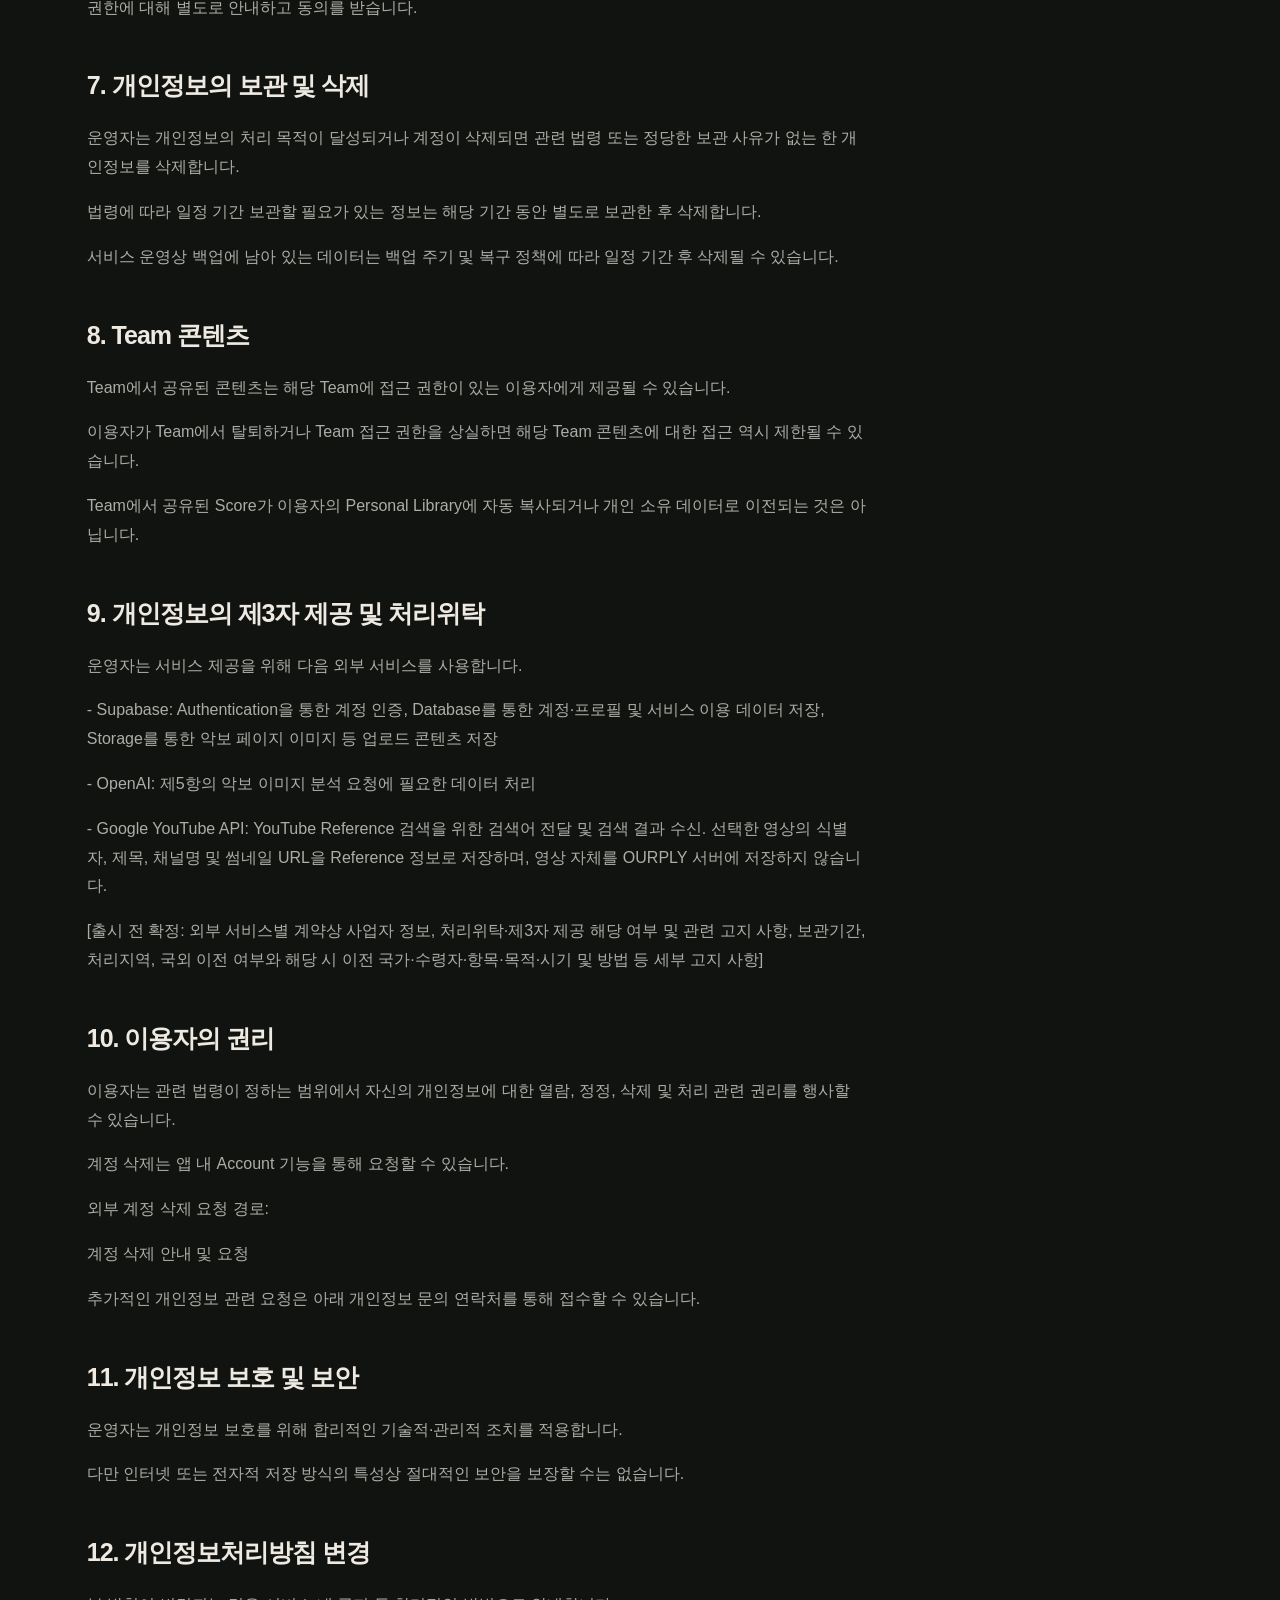
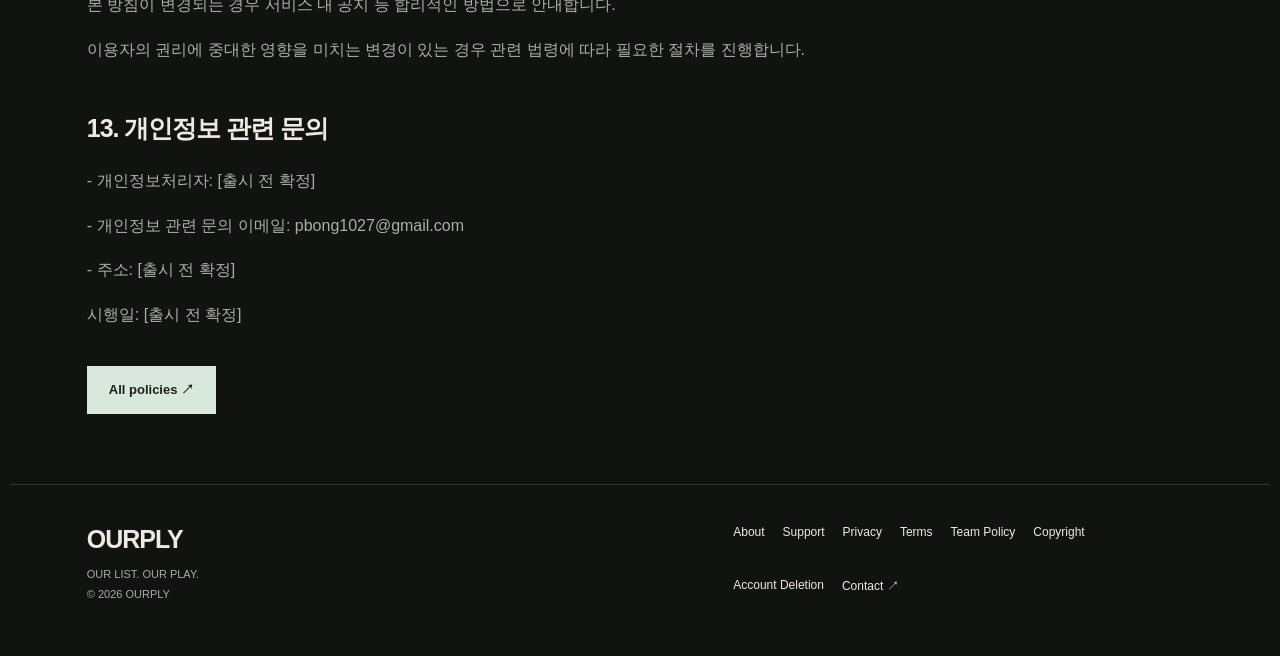
<file: legal/privacy/index.html>
<!doctype html><html lang="ko"><head><meta charset="utf-8"><meta name="viewport" content="width=device-width,initial-scale=1"><meta name="description" content="OURPLY — 악보를 정리하고, 셋리스트를 만들고, 함께 연주하세요."><title>Privacy Policy | OURPLY</title><link rel="stylesheet" href="../../style.css"></head><body><header><a class="brand" href="../../index.html" aria-label="OURPLY Home">OURPLY</a><nav aria-label="Main navigation"><a href="../../about/" >About</a><a href="../../support/" >Support</a><a href="../../legal/" aria-current="page">Legal</a></nav></header><main><section class="page-head"><div class="eyebrow">OURPLY Legal / V1</div><h1>Privacy Policy</h1><p>개인정보처리방침</p></section><article class="prose policy"><div class="notice"><p>V1 정책 문서입니다. 운영자 정보·시행일 등 원문에 “출시 전 확정”으로 표시된 항목은 최종화가 필요합니다.</p></div><h2>1. 기본 원칙</h2><p>[출시 전 확정: 서비스 제공자 상호/성명](이하 “운영자”)은 OURPLY 서비스 제공을 위해 필요한 범위에서 개인정보를 처리하며, 관련 개인정보 보호 법령을 준수합니다.</p><p>운영자는 서비스 제공에 필요하지 않은 개인정보를 불필요하게 수집하지 않는 것을 원칙으로 합니다.</p><p>2. 처리하는 개인정보</p><p>서비스 이용 과정에서 다음 정보가 처리될 수 있습니다.</p><p>계정 정보</p><p>- 이메일 주소</p><p>- 회원가입 시 입력하고 Profile에서 수정할 수 있는 닉네임(Profile 정보). 닉네임은 가입 시 인증 계정 정보와 프로필 데이터에 저장됩니다.</p><p>- 사용자 식별정보</p><p>- 계정 생성 및 인증 관련 정보</p><p>서비스 이용 정보</p><p>- Song, Score, Setlist 및 Team 관련 정보</p><p>- Team 가입 및 권한 정보</p><p>- Note 및 Annotation 데이터</p><p>- 서비스 설정 및 이용 기록</p><p>- 정책 동의 여부, 정책 버전 및 동의 시각</p><p>이용자가 등록하는 콘텐츠</p><p>- 악보 이미지 및 PDF</p><p>- Song 및 Score 관련 정보</p><p>- Setlist 정보</p><p>- Note 및 Annotation</p><p>- 외부 Reference 정보</p><p>기술 정보</p><p>서비스 안정성, 보안 및 오류 대응을 위해 접속·오류·기기 또는 앱 관련 기술 정보가 제한적으로 처리될 수 있습니다.</p><p>3. 개인정보의 이용 목적</p><p>운영자는 개인정보를 다음 목적으로 처리합니다.</p><h2>1. 회원가입 및 사용자 인증</h2><h2>2. Personal Library 제공</h2><p>3. Song, Score 및 Setlist 관리</p><p>4. Team 생성, 참여 및 권한 관리</p><h2>5. 콘텐츠 저장 및 동기화</h2><p>6. 정책 동의 여부 관리</p><h2>7. 계정 및 서비스 보안</h2><h2>8. 장애 대응 및 서비스 개선</h2><p>9. 이용자의 요청 및 문의 처리</p><p>10. 계정 삭제 처리</p><p>4. 업로드 콘텐츠의 처리</p><p>이용자가 등록한 이미지, PDF 및 기타 콘텐츠는 서비스 기능 제공을 위해 저장, 변환 또는 처리될 수 있습니다.</p><p>서비스는 용량 및 성능 최적화를 위해 원본 파일을 그대로 장기간 보관하지 않고, 서비스 이용에 필요한 형태로 변환 또는 최적화하여 저장할 수 있습니다.</p><p>썸네일 등 서비스 제공에 필요한 파생 데이터가 생성될 수 있습니다.</p><p>5. 자동화 및 AI 처리</p><p>OURPLY는 이용자의 입력을 보조하기 위해 이미지 또는 문서의 일부 정보를 자동으로 분석하는 기능을 제공할 수 있습니다.</p><p>악보 이미지 분석에는 OpenAI API를 사용하며, 분석 요청에 필요한 악보 페이지 이미지와 분석 지시, 추가 페이지 분석 시 앞선 분석 결과를 전송합니다. 전체 Personal Library를 전송하지 않습니다.</p><p>운영자는 해당 기능 제공에 필요한 범위를 넘어 이용자의 콘텐츠를 임의의 목적으로 사용하지 않습니다.</p><p>외부 처리 사업자 및 확정이 필요한 세부 사항은 제9항에 안내합니다.</p><h2>6. 외부 서비스</h2><p>OURPLY는 YouTube 등 외부 서비스와 연결되는 기능을 제공할 수 있습니다.</p><p>YouTube Reference 검색 시 검색어 등 기능 수행에 필요한 정보가 관련 외부 서비스로 전달될 수 있습니다.</p><p>이용자가 외부 서비스로 이동하는 경우 해당 서비스의 개인정보처리방침이 적용됩니다.</p><p>OURPLY가 향후 이용자의 외부 서비스 계정과 직접 연결하는 기능을 제공하는 경우 필요한 개인정보 처리 및 권한에 대해 별도로 안내하고 동의를 받습니다.</p><h2>7. 개인정보의 보관 및 삭제</h2><p>운영자는 개인정보의 처리 목적이 달성되거나 계정이 삭제되면 관련 법령 또는 정당한 보관 사유가 없는 한 개인정보를 삭제합니다.</p><p>법령에 따라 일정 기간 보관할 필요가 있는 정보는 해당 기간 동안 별도로 보관한 후 삭제합니다.</p><p>서비스 운영상 백업에 남아 있는 데이터는 백업 주기 및 복구 정책에 따라 일정 기간 후 삭제될 수 있습니다.</p><h2>8. Team 콘텐츠</h2><p>Team에서 공유된 콘텐츠는 해당 Team에 접근 권한이 있는 이용자에게 제공될 수 있습니다.</p><p>이용자가 Team에서 탈퇴하거나 Team 접근 권한을 상실하면 해당 Team 콘텐츠에 대한 접근 역시 제한될 수 있습니다.</p><p>Team에서 공유된 Score가 이용자의 Personal Library에 자동 복사되거나 개인 소유 데이터로 이전되는 것은 아닙니다.</p><h2>9. 개인정보의 제3자 제공 및 처리위탁</h2><p>운영자는 서비스 제공을 위해 다음 외부 서비스를 사용합니다.</p><p>- Supabase: Authentication을 통한 계정 인증, Database를 통한 계정·프로필 및 서비스 이용 데이터 저장, Storage를 통한 악보 페이지 이미지 등 업로드 콘텐츠 저장</p><p>- OpenAI: 제5항의 악보 이미지 분석 요청에 필요한 데이터 처리</p><p>- Google YouTube API: YouTube Reference 검색을 위한 검색어 전달 및 검색 결과 수신. 선택한 영상의 식별자, 제목, 채널명 및 썸네일 URL을 Reference 정보로 저장하며, 영상 자체를 OURPLY 서버에 저장하지 않습니다.</p><p>[출시 전 확정: 외부 서비스별 계약상 사업자 정보, 처리위탁·제3자 제공 해당 여부 및 관련 고지 사항, 보관기간, 처리지역, 국외 이전 여부와 해당 시 이전 국가·수령자·항목·목적·시기 및 방법 등 세부 고지 사항]</p><h2>10. 이용자의 권리</h2><p>이용자는 관련 법령이 정하는 범위에서 자신의 개인정보에 대한 열람, 정정, 삭제 및 처리 관련 권리를 행사할 수 있습니다.</p><p>계정 삭제는 앱 내 Account 기능을 통해 요청할 수 있습니다.</p><p>외부 계정 삭제 요청 경로:</p><p><a href="../../account-deletion/">계정 삭제 안내 및 요청</a></p><p>추가적인 개인정보 관련 요청은 아래 개인정보 문의 연락처를 통해 접수할 수 있습니다.</p><h2>11. 개인정보 보호 및 보안</h2><p>운영자는 개인정보 보호를 위해 합리적인 기술적·관리적 조치를 적용합니다.</p><p>다만 인터넷 또는 전자적 저장 방식의 특성상 절대적인 보안을 보장할 수는 없습니다.</p><h2>12. 개인정보처리방침 변경</h2><p>본 방침이 변경되는 경우 서비스 내 공지 등 합리적인 방법으로 안내합니다.</p><p>이용자의 권리에 중대한 영향을 미치는 변경이 있는 경우 관련 법령에 따라 필요한 절차를 진행합니다.</p><h2>13. 개인정보 관련 문의</h2><p>- 개인정보처리자: [출시 전 확정]</p><p>- 개인정보 관련 문의 이메일: <a href="mailto:pbong1027@gmail.com">pbong1027@gmail.com</a></p><p>- 주소: [출시 전 확정]</p><p>시행일: [출시 전 확정]</p><a class="button" href="../">All policies ↗</a></article></main><footer><div><a class="brand" href="../../index.html">OURPLY</a><p>OUR LIST. OUR PLAY.<br>© 2026 OURPLY</p></div><div class="links"><a href="../../about/">About</a><a href="../../support/">Support</a><a href="../../legal/privacy/">Privacy</a><a href="../../legal/terms/">Terms</a><a href="../../legal/team/">Team Policy</a><a href="../../legal/copyright/">Copyright</a><a href="../../account-deletion/">Account Deletion</a><a href="mailto:pbong1027@gmail.com">Contact ↗</a></div></footer></body></html>
</file>
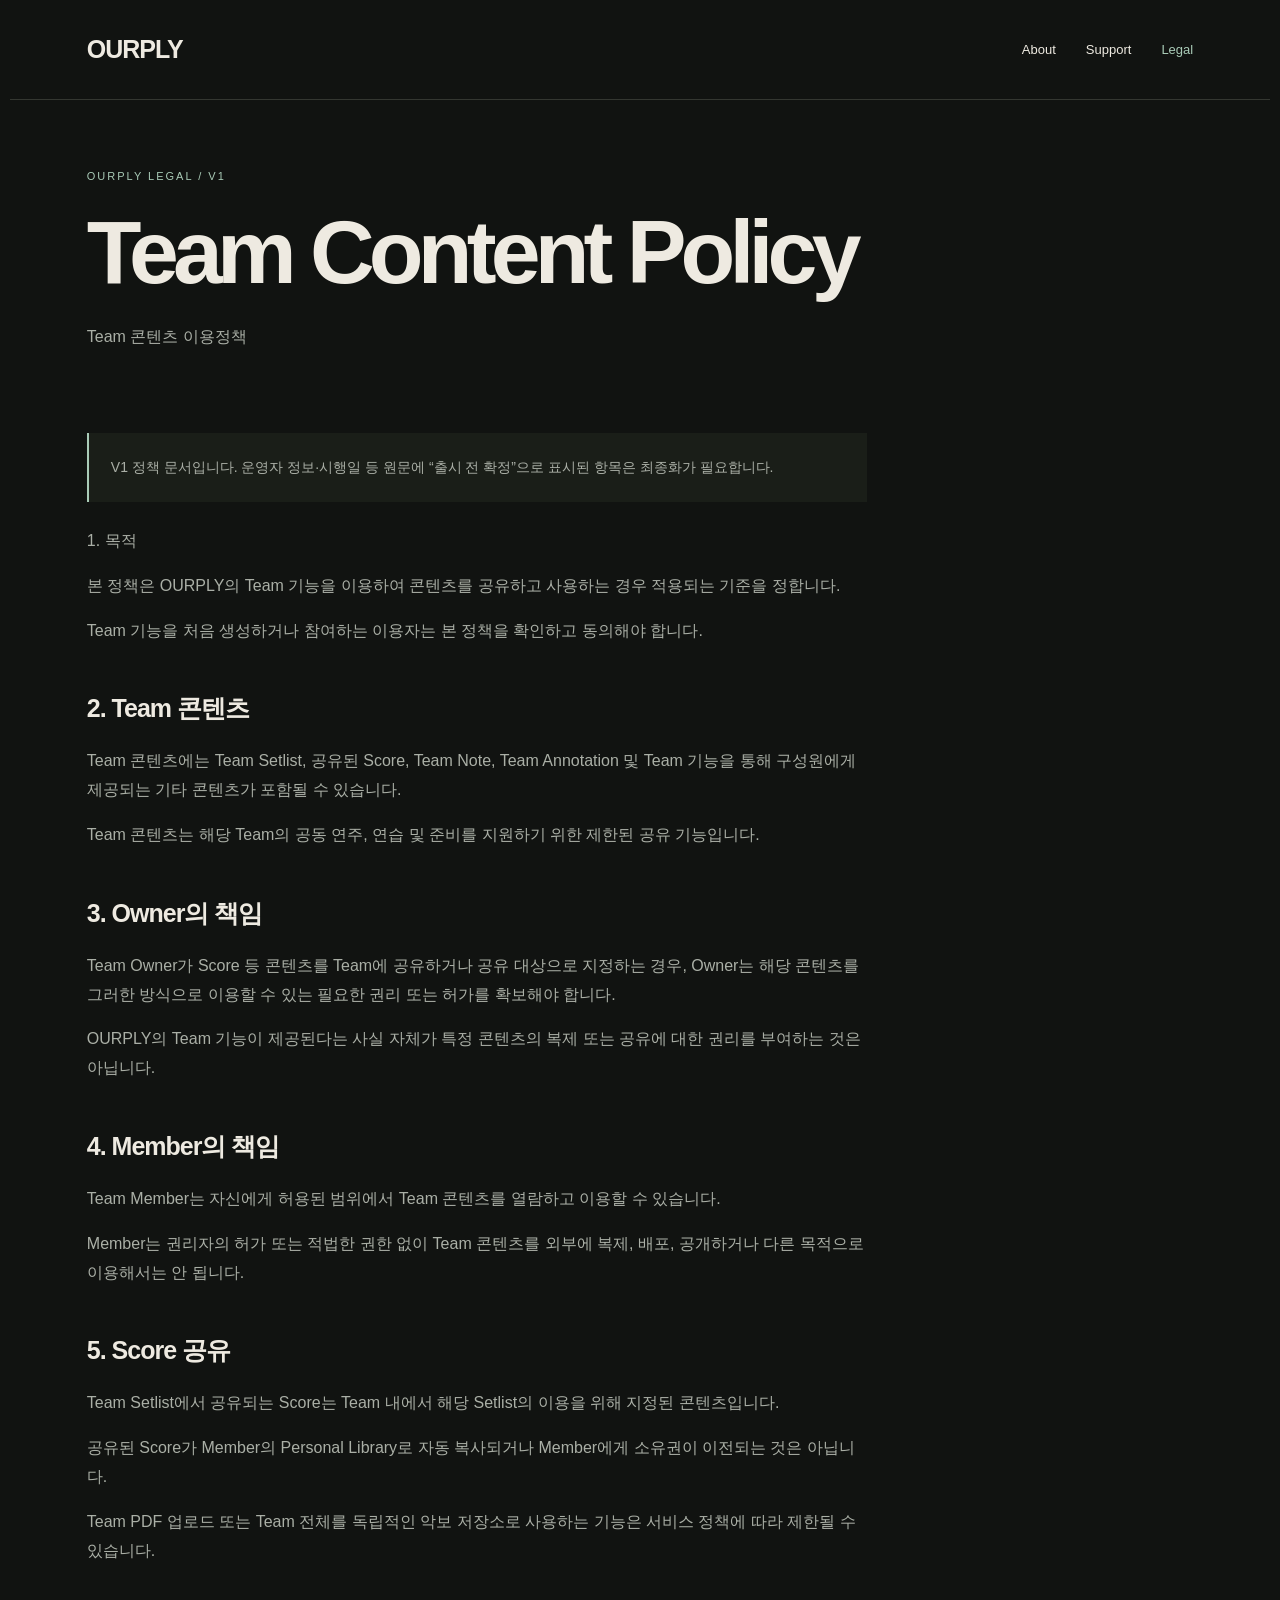
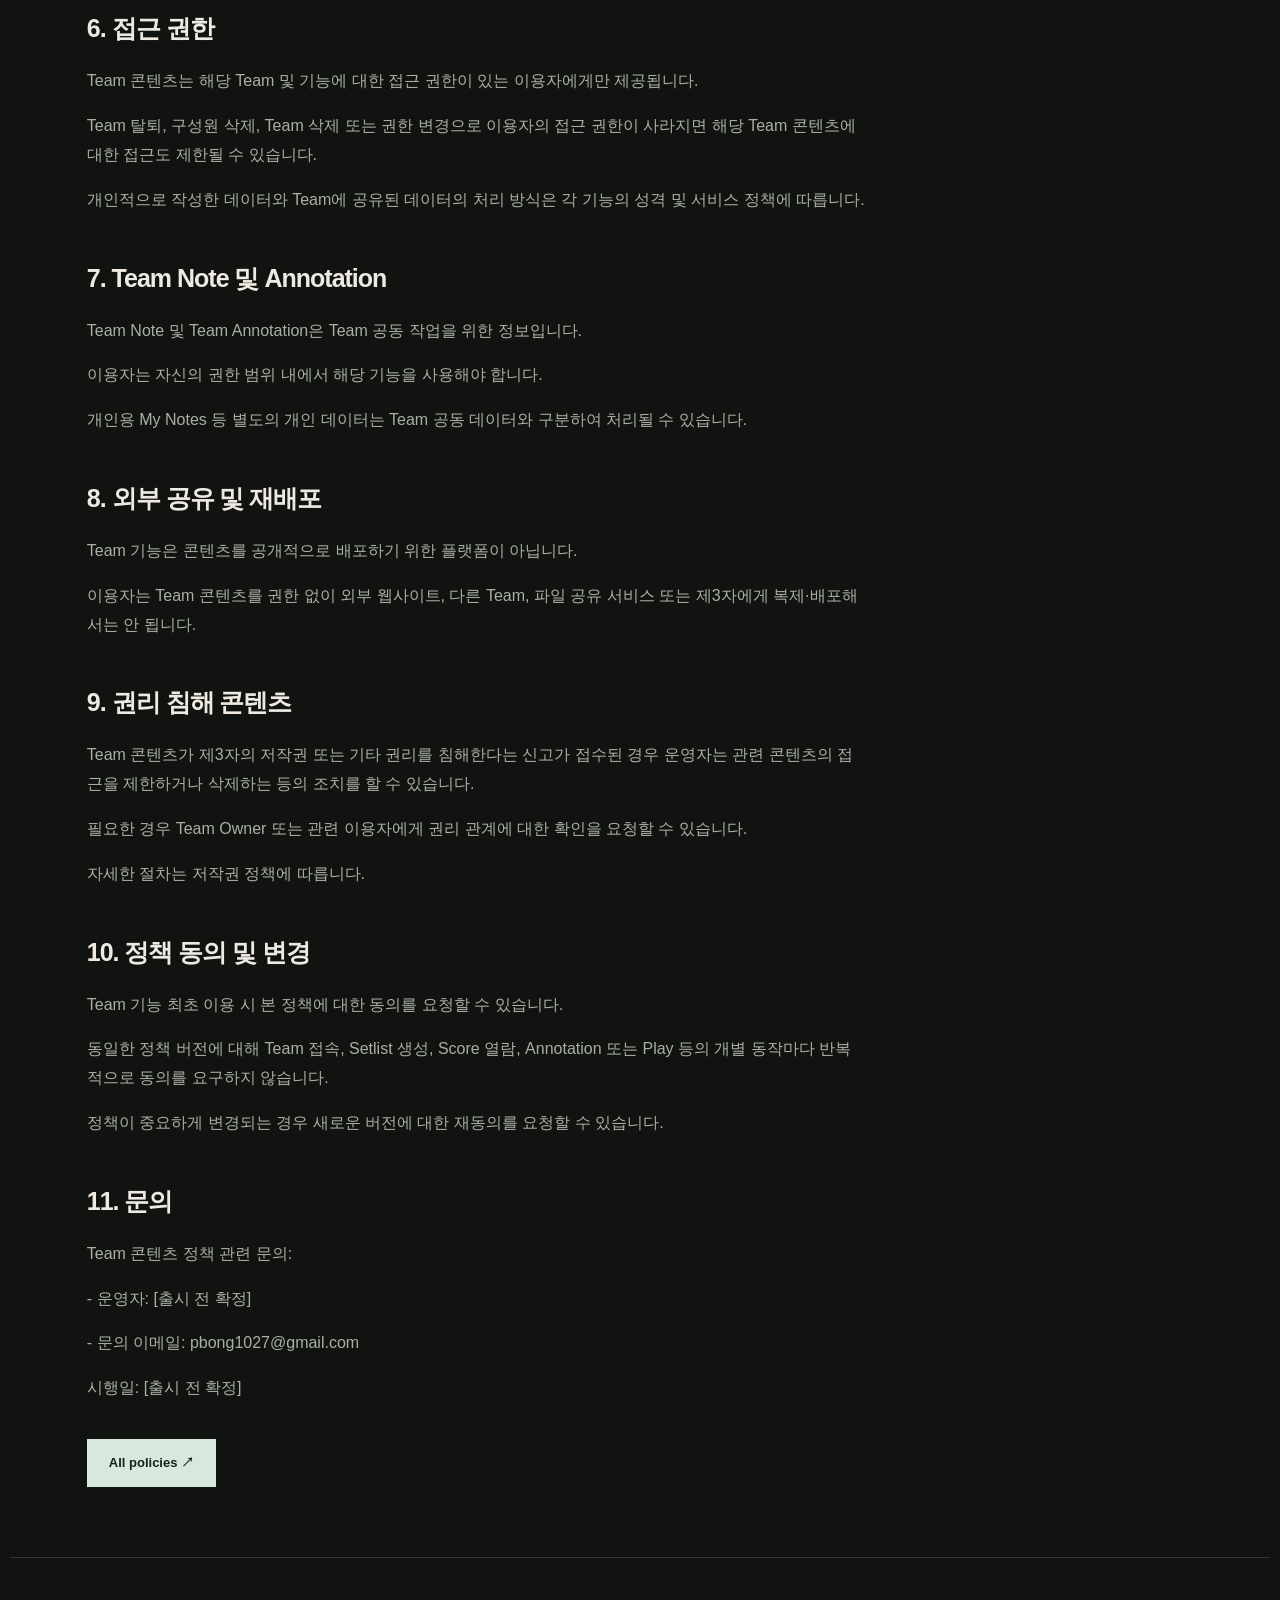
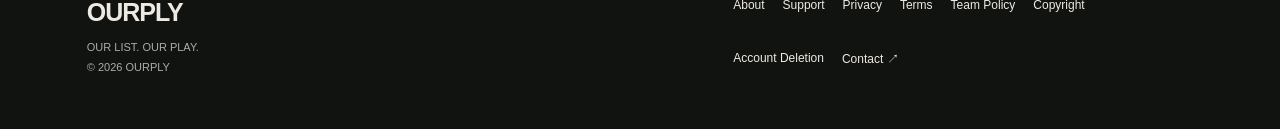
<file: legal/team/index.html>
<!doctype html><html lang="ko"><head><meta charset="utf-8"><meta name="viewport" content="width=device-width,initial-scale=1"><meta name="description" content="OURPLY — 악보를 정리하고, 셋리스트를 만들고, 함께 연주하세요."><title>Team Content Policy | OURPLY</title><link rel="stylesheet" href="../../style.css"></head><body><header><a class="brand" href="../../index.html" aria-label="OURPLY Home">OURPLY</a><nav aria-label="Main navigation"><a href="../../about/" >About</a><a href="../../support/" >Support</a><a href="../../legal/" aria-current="page">Legal</a></nav></header><main><section class="page-head"><div class="eyebrow">OURPLY Legal / V1</div><h1>Team Content Policy</h1><p>Team 콘텐츠 이용정책</p></section><article class="prose policy"><div class="notice"><p>V1 정책 문서입니다. 운영자 정보·시행일 등 원문에 “출시 전 확정”으로 표시된 항목은 최종화가 필요합니다.</p></div><p>1. 목적</p><p>본 정책은 OURPLY의 Team 기능을 이용하여 콘텐츠를 공유하고 사용하는 경우 적용되는 기준을 정합니다.</p><p>Team 기능을 처음 생성하거나 참여하는 이용자는 본 정책을 확인하고 동의해야 합니다.</p><h2>2. Team 콘텐츠</h2><p>Team 콘텐츠에는 Team Setlist, 공유된 Score, Team Note, Team Annotation 및 Team 기능을 통해 구성원에게 제공되는 기타 콘텐츠가 포함될 수 있습니다.</p><p>Team 콘텐츠는 해당 Team의 공동 연주, 연습 및 준비를 지원하기 위한 제한된 공유 기능입니다.</p><h2>3. Owner의 책임</h2><p>Team Owner가 Score 등 콘텐츠를 Team에 공유하거나 공유 대상으로 지정하는 경우, Owner는 해당 콘텐츠를 그러한 방식으로 이용할 수 있는 필요한 권리 또는 허가를 확보해야 합니다.</p><p>OURPLY의 Team 기능이 제공된다는 사실 자체가 특정 콘텐츠의 복제 또는 공유에 대한 권리를 부여하는 것은 아닙니다.</p><h2>4. Member의 책임</h2><p>Team Member는 자신에게 허용된 범위에서 Team 콘텐츠를 열람하고 이용할 수 있습니다.</p><p>Member는 권리자의 허가 또는 적법한 권한 없이 Team 콘텐츠를 외부에 복제, 배포, 공개하거나 다른 목적으로 이용해서는 안 됩니다.</p><h2>5. Score 공유</h2><p>Team Setlist에서 공유되는 Score는 Team 내에서 해당 Setlist의 이용을 위해 지정된 콘텐츠입니다.</p><p>공유된 Score가 Member의 Personal Library로 자동 복사되거나 Member에게 소유권이 이전되는 것은 아닙니다.</p><p>Team PDF 업로드 또는 Team 전체를 독립적인 악보 저장소로 사용하는 기능은 서비스 정책에 따라 제한될 수 있습니다.</p><h2>6. 접근 권한</h2><p>Team 콘텐츠는 해당 Team 및 기능에 대한 접근 권한이 있는 이용자에게만 제공됩니다.</p><p>Team 탈퇴, 구성원 삭제, Team 삭제 또는 권한 변경으로 이용자의 접근 권한이 사라지면 해당 Team 콘텐츠에 대한 접근도 제한될 수 있습니다.</p><p>개인적으로 작성한 데이터와 Team에 공유된 데이터의 처리 방식은 각 기능의 성격 및 서비스 정책에 따릅니다.</p><h2>7. Team Note 및 Annotation</h2><p>Team Note 및 Team Annotation은 Team 공동 작업을 위한 정보입니다.</p><p>이용자는 자신의 권한 범위 내에서 해당 기능을 사용해야 합니다.</p><p>개인용 My Notes 등 별도의 개인 데이터는 Team 공동 데이터와 구분하여 처리될 수 있습니다.</p><h2>8. 외부 공유 및 재배포</h2><p>Team 기능은 콘텐츠를 공개적으로 배포하기 위한 플랫폼이 아닙니다.</p><p>이용자는 Team 콘텐츠를 권한 없이 외부 웹사이트, 다른 Team, 파일 공유 서비스 또는 제3자에게 복제·배포해서는 안 됩니다.</p><h2>9. 권리 침해 콘텐츠</h2><p>Team 콘텐츠가 제3자의 저작권 또는 기타 권리를 침해한다는 신고가 접수된 경우 운영자는 관련 콘텐츠의 접근을 제한하거나 삭제하는 등의 조치를 할 수 있습니다.</p><p>필요한 경우 Team Owner 또는 관련 이용자에게 권리 관계에 대한 확인을 요청할 수 있습니다.</p><p>자세한 절차는 저작권 정책에 따릅니다.</p><h2>10. 정책 동의 및 변경</h2><p>Team 기능 최초 이용 시 본 정책에 대한 동의를 요청할 수 있습니다.</p><p>동일한 정책 버전에 대해 Team 접속, Setlist 생성, Score 열람, Annotation 또는 Play 등의 개별 동작마다 반복적으로 동의를 요구하지 않습니다.</p><p>정책이 중요하게 변경되는 경우 새로운 버전에 대한 재동의를 요청할 수 있습니다.</p><h2>11. 문의</h2><p>Team 콘텐츠 정책 관련 문의:</p><p>- 운영자: [출시 전 확정]</p><p>- 문의 이메일: <a href="mailto:pbong1027@gmail.com">pbong1027@gmail.com</a></p><p>시행일: [출시 전 확정]</p><a class="button" href="../">All policies ↗</a></article></main><footer><div><a class="brand" href="../../index.html">OURPLY</a><p>OUR LIST. OUR PLAY.<br>© 2026 OURPLY</p></div><div class="links"><a href="../../about/">About</a><a href="../../support/">Support</a><a href="../../legal/privacy/">Privacy</a><a href="../../legal/terms/">Terms</a><a href="../../legal/team/">Team Policy</a><a href="../../legal/copyright/">Copyright</a><a href="../../account-deletion/">Account Deletion</a><a href="mailto:pbong1027@gmail.com">Contact ↗</a></div></footer></body></html>
</file>
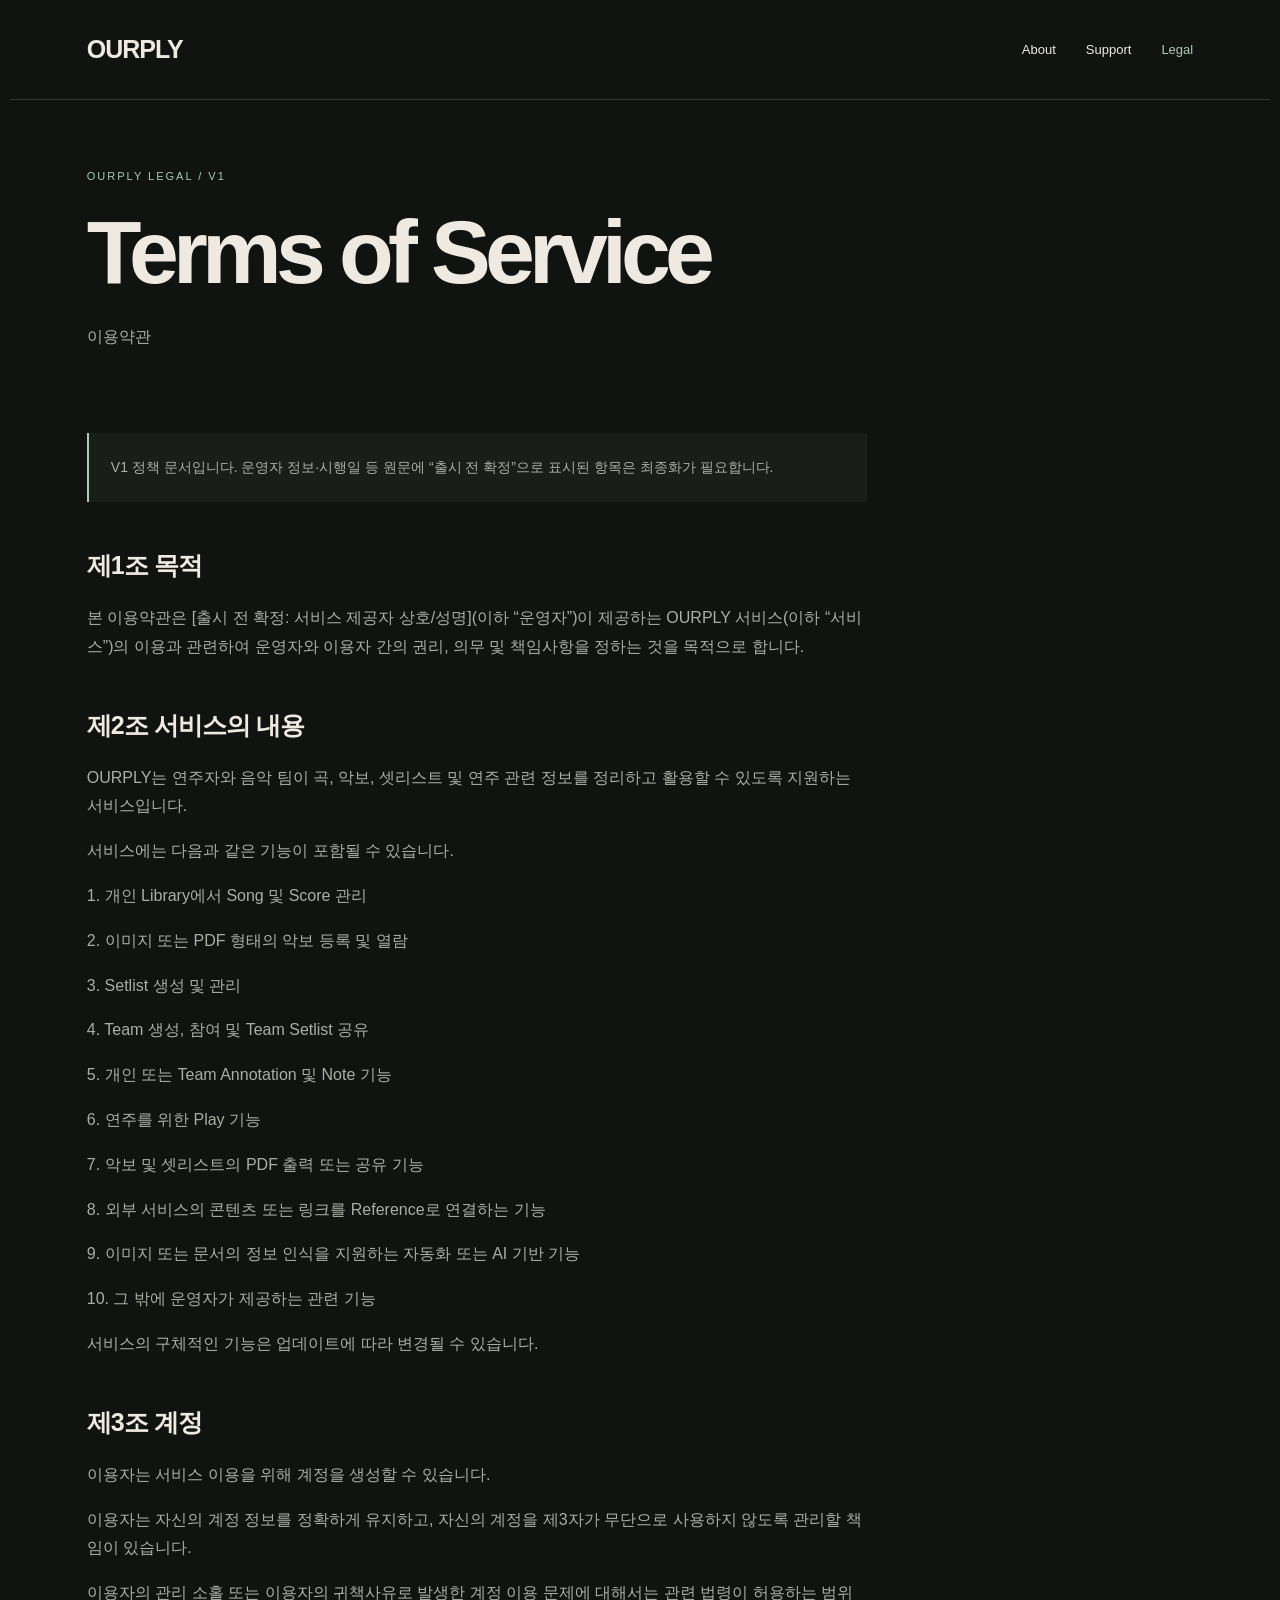
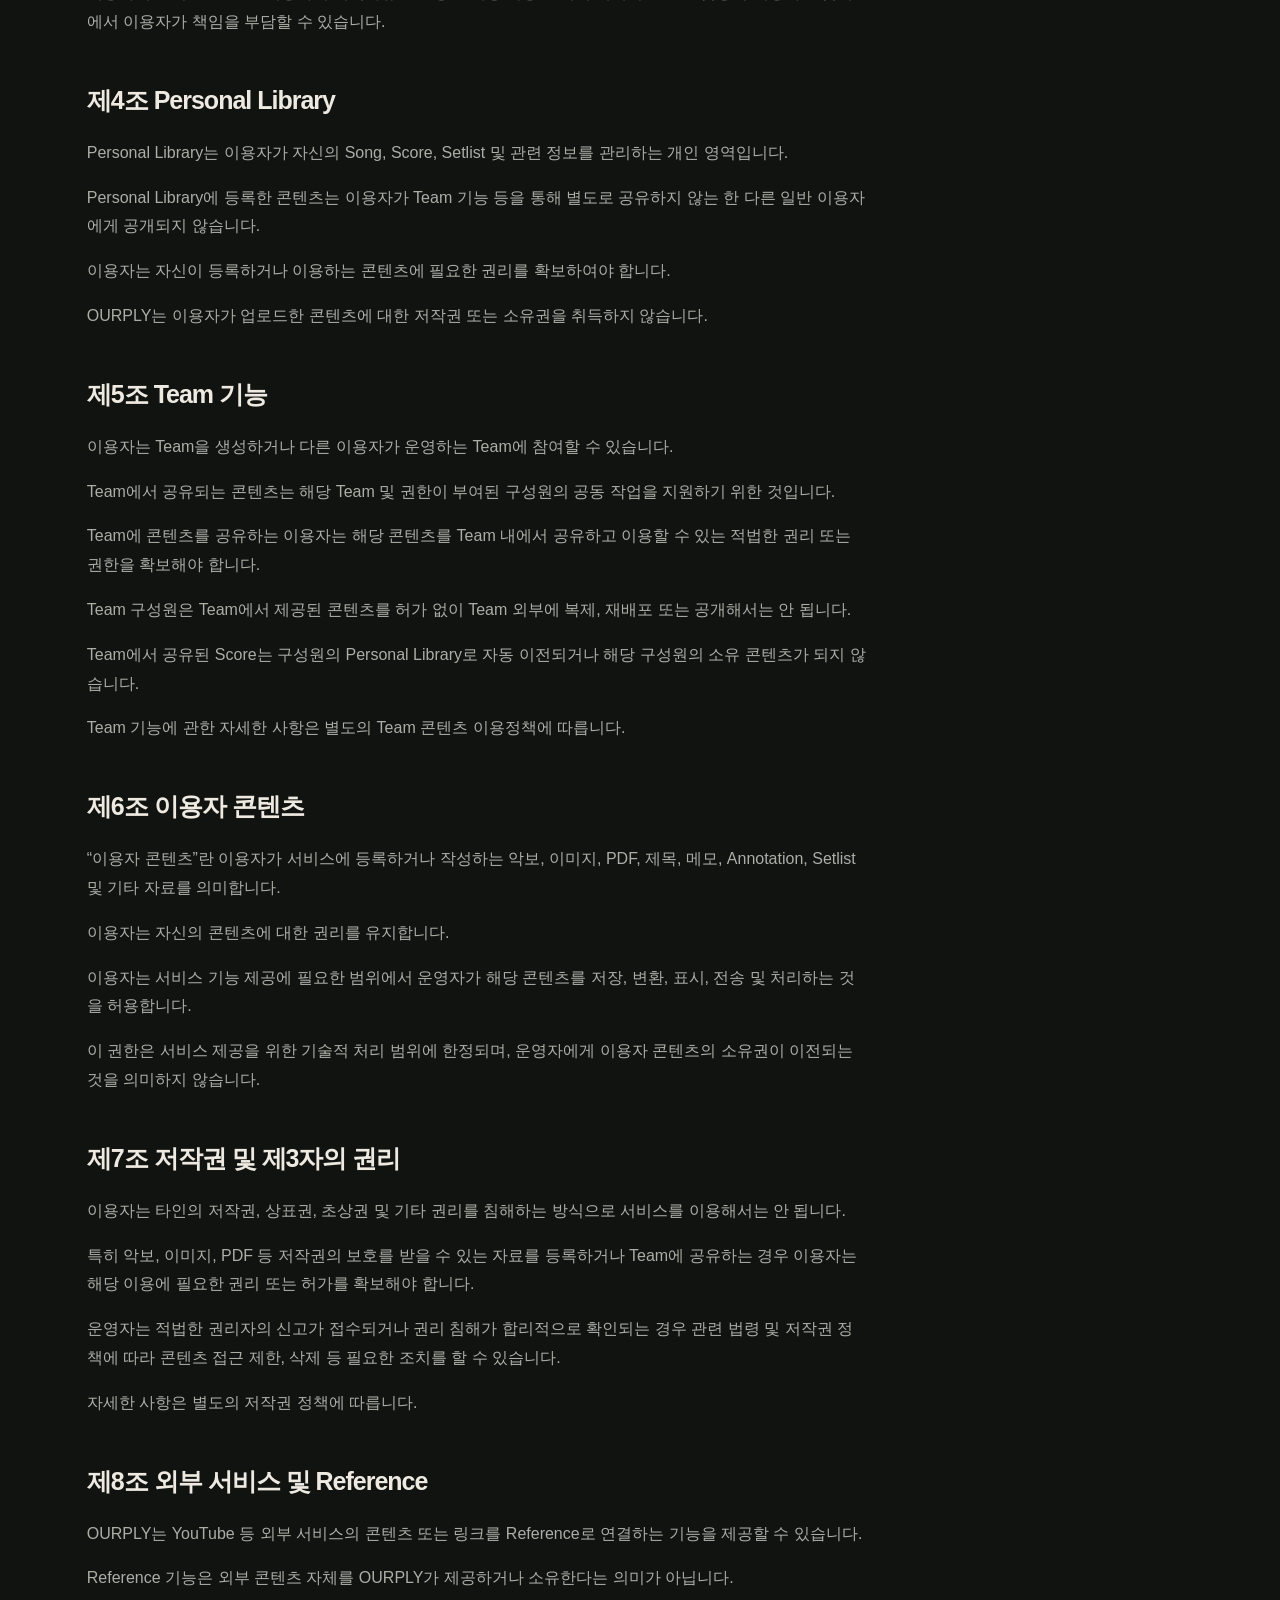
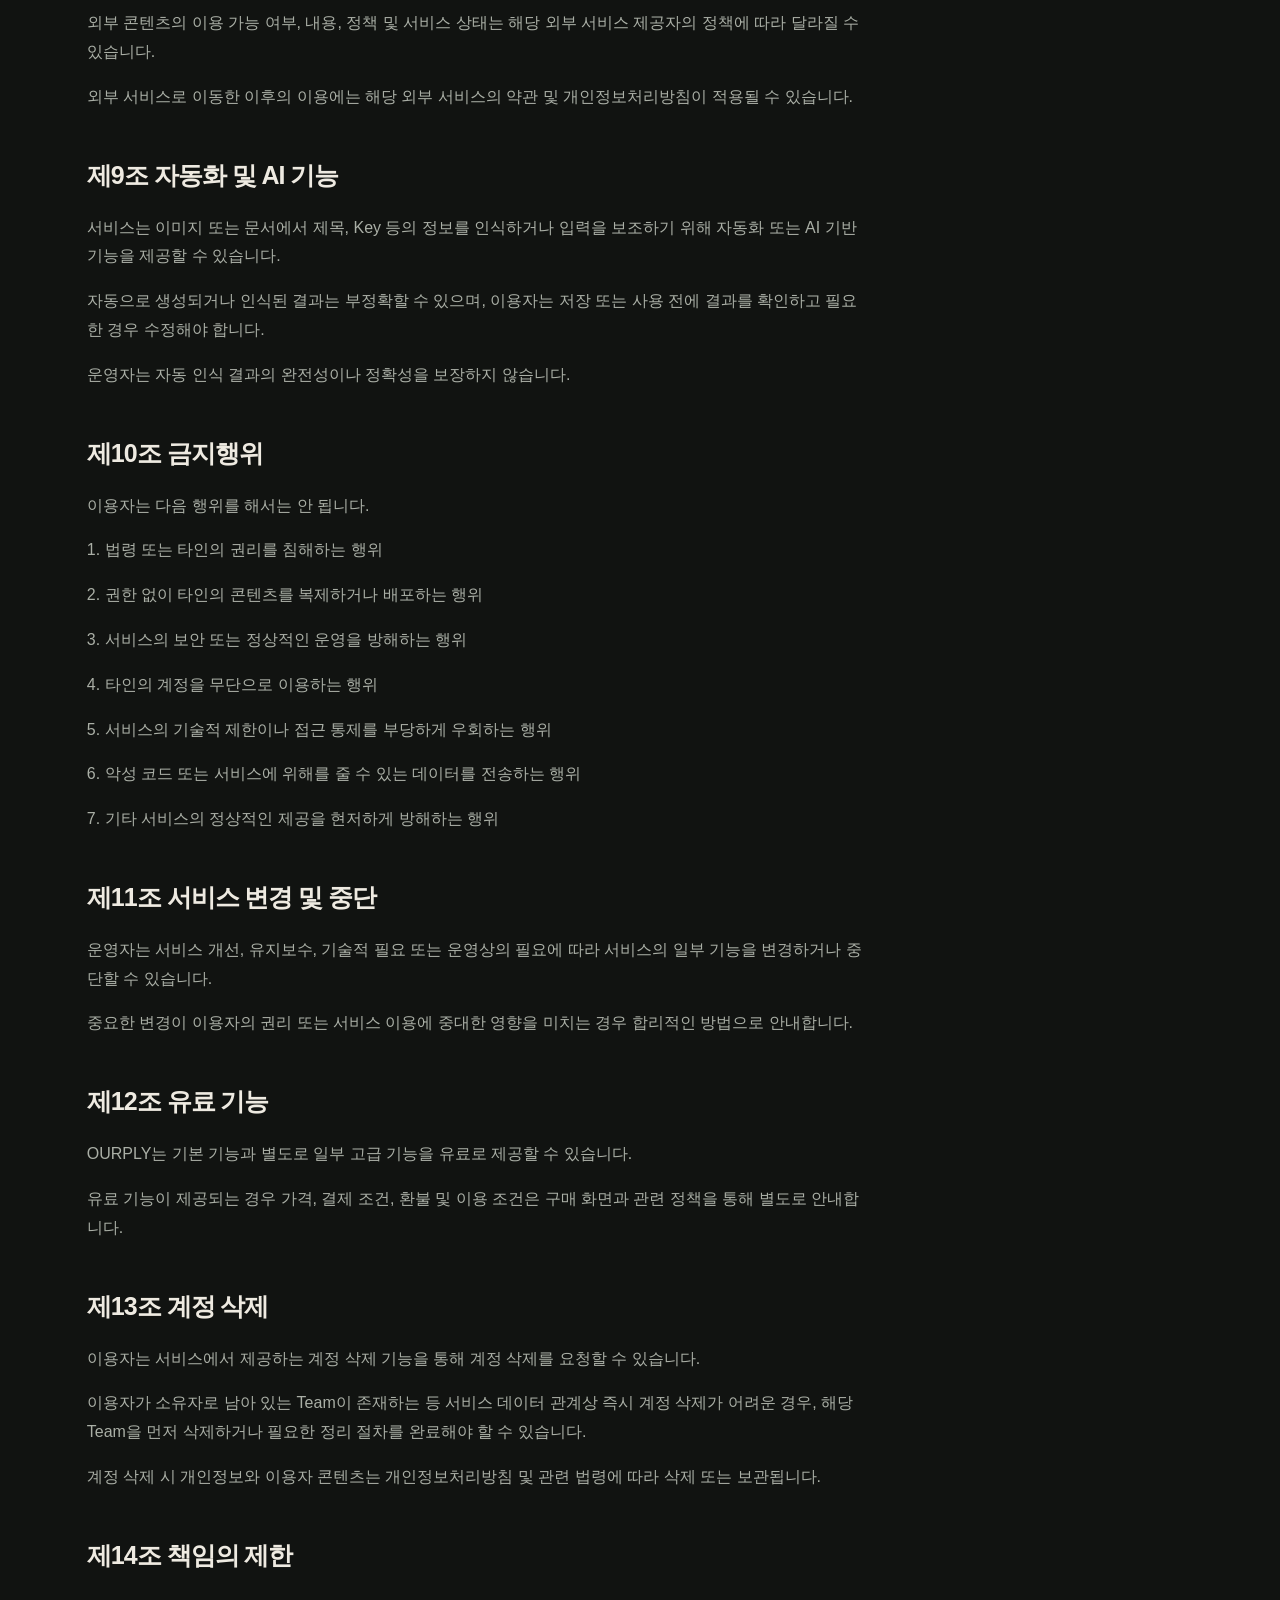
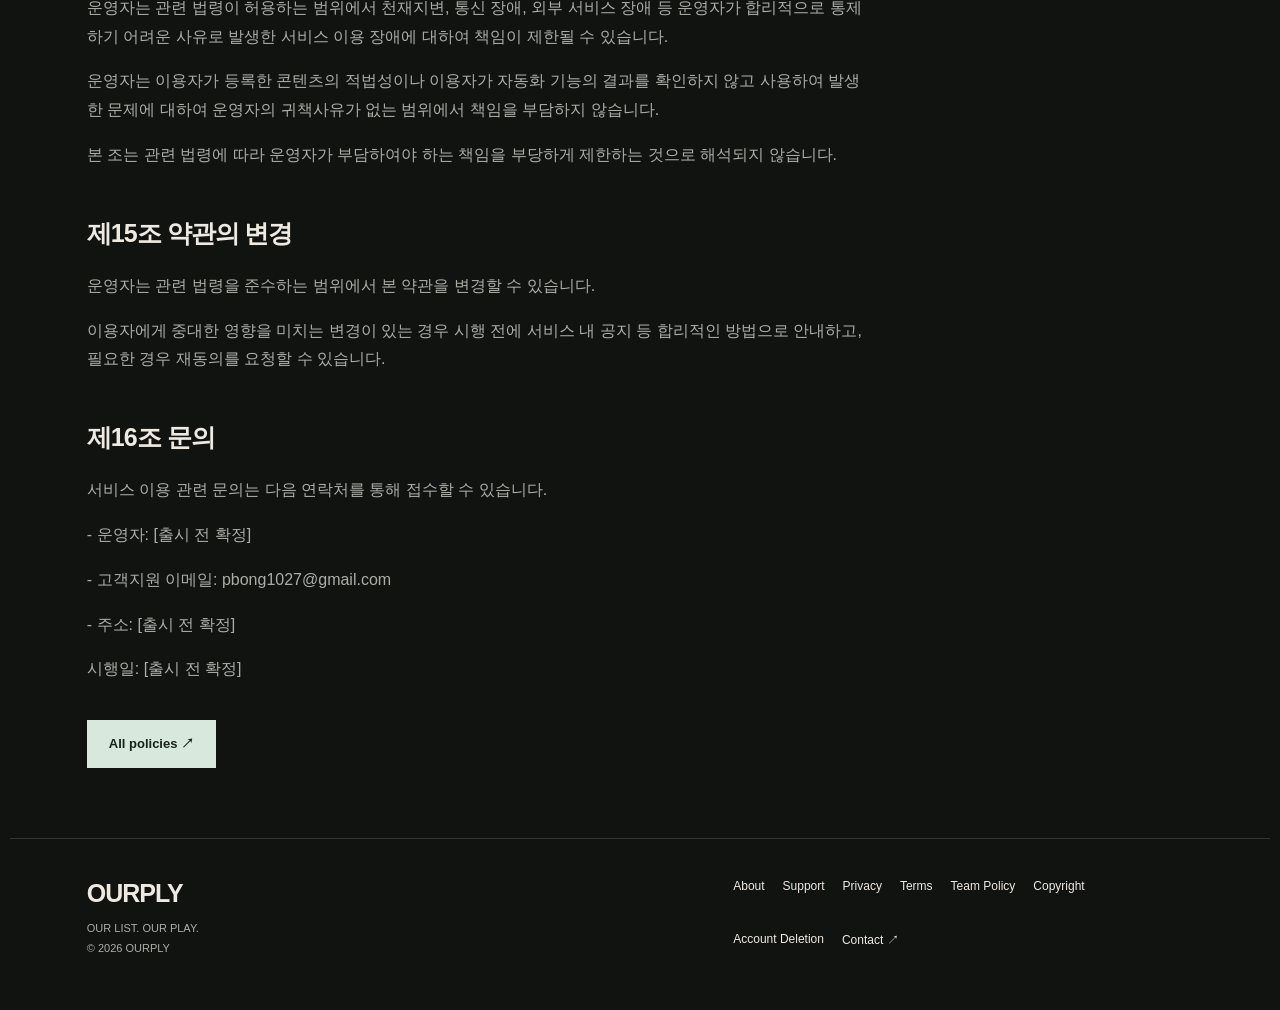
<file: legal/terms/index.html>
<!doctype html><html lang="ko"><head><meta charset="utf-8"><meta name="viewport" content="width=device-width,initial-scale=1"><meta name="description" content="OURPLY — 악보를 정리하고, 셋리스트를 만들고, 함께 연주하세요."><title>Terms of Service | OURPLY</title><link rel="stylesheet" href="../../style.css"></head><body><header><a class="brand" href="../../index.html" aria-label="OURPLY Home">OURPLY</a><nav aria-label="Main navigation"><a href="../../about/" >About</a><a href="../../support/" >Support</a><a href="../../legal/" aria-current="page">Legal</a></nav></header><main><section class="page-head"><div class="eyebrow">OURPLY Legal / V1</div><h1>Terms of Service</h1><p>이용약관</p></section><article class="prose policy"><div class="notice"><p>V1 정책 문서입니다. 운영자 정보·시행일 등 원문에 “출시 전 확정”으로 표시된 항목은 최종화가 필요합니다.</p></div><h2>제1조 목적</h2><p>본 이용약관은 [출시 전 확정: 서비스 제공자 상호/성명](이하 “운영자”)이 제공하는 OURPLY 서비스(이하 “서비스”)의 이용과 관련하여 운영자와 이용자 간의 권리, 의무 및 책임사항을 정하는 것을 목적으로 합니다.</p><h2>제2조 서비스의 내용</h2><p>OURPLY는 연주자와 음악 팀이 곡, 악보, 셋리스트 및 연주 관련 정보를 정리하고 활용할 수 있도록 지원하는 서비스입니다.</p><p>서비스에는 다음과 같은 기능이 포함될 수 있습니다.</p><p>1. 개인 Library에서 Song 및 Score 관리</p><p>2. 이미지 또는 PDF 형태의 악보 등록 및 열람</p><p>3. Setlist 생성 및 관리</p><p>4. Team 생성, 참여 및 Team Setlist 공유</p><p>5. 개인 또는 Team Annotation 및 Note 기능</p><p>6. 연주를 위한 Play 기능</p><p>7. 악보 및 셋리스트의 PDF 출력 또는 공유 기능</p><p>8. 외부 서비스의 콘텐츠 또는 링크를 Reference로 연결하는 기능</p><p>9. 이미지 또는 문서의 정보 인식을 지원하는 자동화 또는 AI 기반 기능</p><p>10. 그 밖에 운영자가 제공하는 관련 기능</p><p>서비스의 구체적인 기능은 업데이트에 따라 변경될 수 있습니다.</p><h2>제3조 계정</h2><p>이용자는 서비스 이용을 위해 계정을 생성할 수 있습니다.</p><p>이용자는 자신의 계정 정보를 정확하게 유지하고, 자신의 계정을 제3자가 무단으로 사용하지 않도록 관리할 책임이 있습니다.</p><p>이용자의 관리 소홀 또는 이용자의 귀책사유로 발생한 계정 이용 문제에 대해서는 관련 법령이 허용하는 범위에서 이용자가 책임을 부담할 수 있습니다.</p><h2>제4조 Personal Library</h2><p>Personal Library는 이용자가 자신의 Song, Score, Setlist 및 관련 정보를 관리하는 개인 영역입니다.</p><p>Personal Library에 등록한 콘텐츠는 이용자가 Team 기능 등을 통해 별도로 공유하지 않는 한 다른 일반 이용자에게 공개되지 않습니다.</p><p>이용자는 자신이 등록하거나 이용하는 콘텐츠에 필요한 권리를 확보하여야 합니다.</p><p>OURPLY는 이용자가 업로드한 콘텐츠에 대한 저작권 또는 소유권을 취득하지 않습니다.</p><h2>제5조 Team 기능</h2><p>이용자는 Team을 생성하거나 다른 이용자가 운영하는 Team에 참여할 수 있습니다.</p><p>Team에서 공유되는 콘텐츠는 해당 Team 및 권한이 부여된 구성원의 공동 작업을 지원하기 위한 것입니다.</p><p>Team에 콘텐츠를 공유하는 이용자는 해당 콘텐츠를 Team 내에서 공유하고 이용할 수 있는 적법한 권리 또는 권한을 확보해야 합니다.</p><p>Team 구성원은 Team에서 제공된 콘텐츠를 허가 없이 Team 외부에 복제, 재배포 또는 공개해서는 안 됩니다.</p><p>Team에서 공유된 Score는 구성원의 Personal Library로 자동 이전되거나 해당 구성원의 소유 콘텐츠가 되지 않습니다.</p><p>Team 기능에 관한 자세한 사항은 별도의 Team 콘텐츠 이용정책에 따릅니다.</p><h2>제6조 이용자 콘텐츠</h2><p>“이용자 콘텐츠”란 이용자가 서비스에 등록하거나 작성하는 악보, 이미지, PDF, 제목, 메모, Annotation, Setlist 및 기타 자료를 의미합니다.</p><p>이용자는 자신의 콘텐츠에 대한 권리를 유지합니다.</p><p>이용자는 서비스 기능 제공에 필요한 범위에서 운영자가 해당 콘텐츠를 저장, 변환, 표시, 전송 및 처리하는 것을 허용합니다.</p><p>이 권한은 서비스 제공을 위한 기술적 처리 범위에 한정되며, 운영자에게 이용자 콘텐츠의 소유권이 이전되는 것을 의미하지 않습니다.</p><h2>제7조 저작권 및 제3자의 권리</h2><p>이용자는 타인의 저작권, 상표권, 초상권 및 기타 권리를 침해하는 방식으로 서비스를 이용해서는 안 됩니다.</p><p>특히 악보, 이미지, PDF 등 저작권의 보호를 받을 수 있는 자료를 등록하거나 Team에 공유하는 경우 이용자는 해당 이용에 필요한 권리 또는 허가를 확보해야 합니다.</p><p>운영자는 적법한 권리자의 신고가 접수되거나 권리 침해가 합리적으로 확인되는 경우 관련 법령 및 저작권 정책에 따라 콘텐츠 접근 제한, 삭제 등 필요한 조치를 할 수 있습니다.</p><p>자세한 사항은 별도의 저작권 정책에 따릅니다.</p><h2>제8조 외부 서비스 및 Reference</h2><p>OURPLY는 YouTube 등 외부 서비스의 콘텐츠 또는 링크를 Reference로 연결하는 기능을 제공할 수 있습니다.</p><p>Reference 기능은 외부 콘텐츠 자체를 OURPLY가 제공하거나 소유한다는 의미가 아닙니다.</p><p>외부 콘텐츠의 이용 가능 여부, 내용, 정책 및 서비스 상태는 해당 외부 서비스 제공자의 정책에 따라 달라질 수 있습니다.</p><p>외부 서비스로 이동한 이후의 이용에는 해당 외부 서비스의 약관 및 개인정보처리방침이 적용될 수 있습니다.</p><h2>제9조 자동화 및 AI 기능</h2><p>서비스는 이미지 또는 문서에서 제목, Key 등의 정보를 인식하거나 입력을 보조하기 위해 자동화 또는 AI 기반 기능을 제공할 수 있습니다.</p><p>자동으로 생성되거나 인식된 결과는 부정확할 수 있으며, 이용자는 저장 또는 사용 전에 결과를 확인하고 필요한 경우 수정해야 합니다.</p><p>운영자는 자동 인식 결과의 완전성이나 정확성을 보장하지 않습니다.</p><h2>제10조 금지행위</h2><p>이용자는 다음 행위를 해서는 안 됩니다.</p><p>1. 법령 또는 타인의 권리를 침해하는 행위</p><p>2. 권한 없이 타인의 콘텐츠를 복제하거나 배포하는 행위</p><p>3. 서비스의 보안 또는 정상적인 운영을 방해하는 행위</p><p>4. 타인의 계정을 무단으로 이용하는 행위</p><p>5. 서비스의 기술적 제한이나 접근 통제를 부당하게 우회하는 행위</p><p>6. 악성 코드 또는 서비스에 위해를 줄 수 있는 데이터를 전송하는 행위</p><p>7. 기타 서비스의 정상적인 제공을 현저하게 방해하는 행위</p><h2>제11조 서비스 변경 및 중단</h2><p>운영자는 서비스 개선, 유지보수, 기술적 필요 또는 운영상의 필요에 따라 서비스의 일부 기능을 변경하거나 중단할 수 있습니다.</p><p>중요한 변경이 이용자의 권리 또는 서비스 이용에 중대한 영향을 미치는 경우 합리적인 방법으로 안내합니다.</p><h2>제12조 유료 기능</h2><p>OURPLY는 기본 기능과 별도로 일부 고급 기능을 유료로 제공할 수 있습니다.</p><p>유료 기능이 제공되는 경우 가격, 결제 조건, 환불 및 이용 조건은 구매 화면과 관련 정책을 통해 별도로 안내합니다.</p><h2>제13조 계정 삭제</h2><p>이용자는 서비스에서 제공하는 계정 삭제 기능을 통해 계정 삭제를 요청할 수 있습니다.</p><p>이용자가 소유자로 남아 있는 Team이 존재하는 등 서비스 데이터 관계상 즉시 계정 삭제가 어려운 경우, 해당 Team을 먼저 삭제하거나 필요한 정리 절차를 완료해야 할 수 있습니다.</p><p>계정 삭제 시 개인정보와 이용자 콘텐츠는 개인정보처리방침 및 관련 법령에 따라 삭제 또는 보관됩니다.</p><h2>제14조 책임의 제한</h2><p>운영자는 관련 법령이 허용하는 범위에서 천재지변, 통신 장애, 외부 서비스 장애 등 운영자가 합리적으로 통제하기 어려운 사유로 발생한 서비스 이용 장애에 대하여 책임이 제한될 수 있습니다.</p><p>운영자는 이용자가 등록한 콘텐츠의 적법성이나 이용자가 자동화 기능의 결과를 확인하지 않고 사용하여 발생한 문제에 대하여 운영자의 귀책사유가 없는 범위에서 책임을 부담하지 않습니다.</p><p>본 조는 관련 법령에 따라 운영자가 부담하여야 하는 책임을 부당하게 제한하는 것으로 해석되지 않습니다.</p><h2>제15조 약관의 변경</h2><p>운영자는 관련 법령을 준수하는 범위에서 본 약관을 변경할 수 있습니다.</p><p>이용자에게 중대한 영향을 미치는 변경이 있는 경우 시행 전에 서비스 내 공지 등 합리적인 방법으로 안내하고, 필요한 경우 재동의를 요청할 수 있습니다.</p><h2>제16조 문의</h2><p>서비스 이용 관련 문의는 다음 연락처를 통해 접수할 수 있습니다.</p><p>- 운영자: [출시 전 확정]</p><p>- 고객지원 이메일: <a href="mailto:pbong1027@gmail.com">pbong1027@gmail.com</a></p><p>- 주소: [출시 전 확정]</p><p>시행일: [출시 전 확정]</p><a class="button" href="../">All policies ↗</a></article></main><footer><div><a class="brand" href="../../index.html">OURPLY</a><p>OUR LIST. OUR PLAY.<br>© 2026 OURPLY</p></div><div class="links"><a href="../../about/">About</a><a href="../../support/">Support</a><a href="../../legal/privacy/">Privacy</a><a href="../../legal/terms/">Terms</a><a href="../../legal/team/">Team Policy</a><a href="../../legal/copyright/">Copyright</a><a href="../../account-deletion/">Account Deletion</a><a href="mailto:pbong1027@gmail.com">Contact ↗</a></div></footer></body></html>
</file>
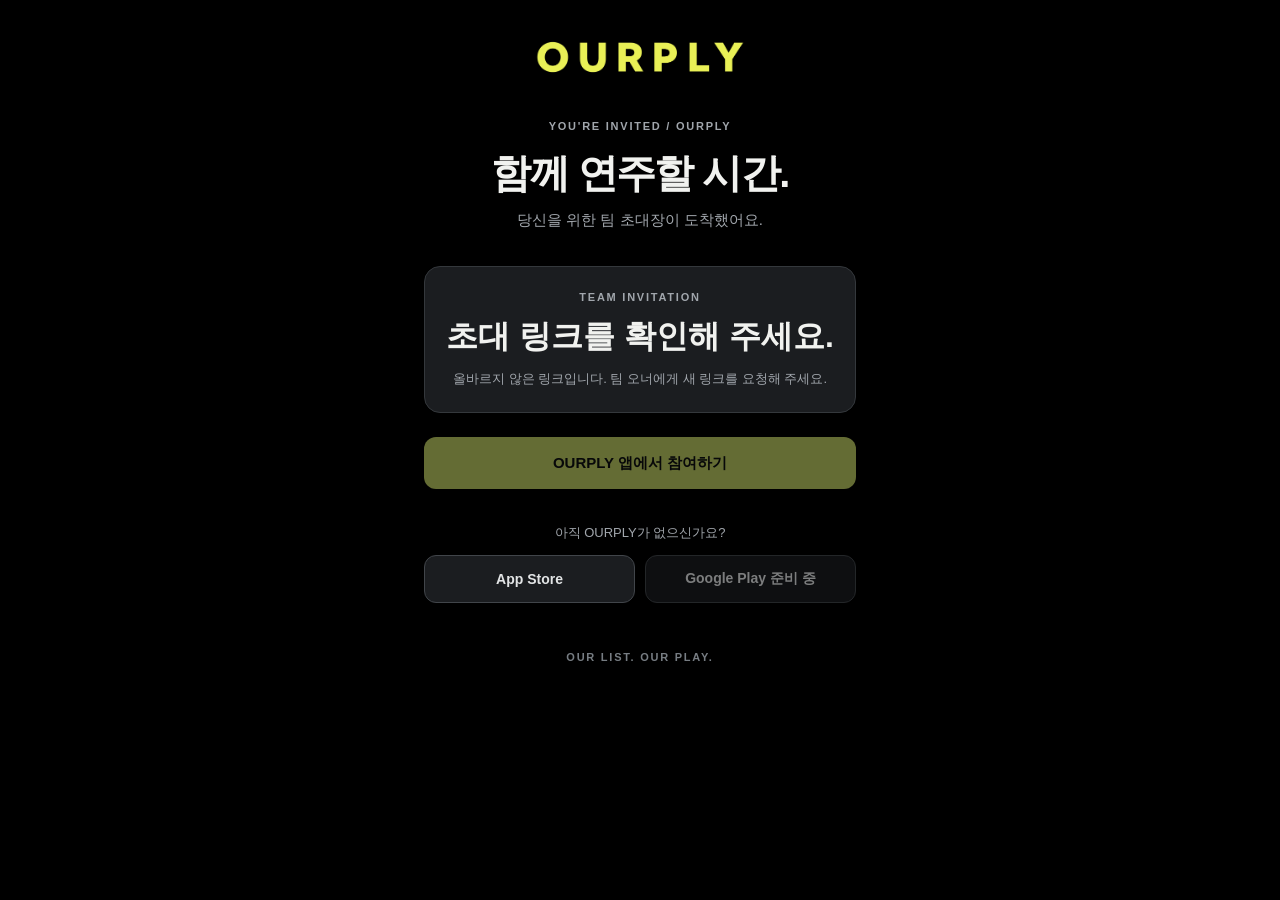
<file: invite.html>
<!doctype html>
<html lang="ko">
<head>
  <meta charset="utf-8">
  <meta name="viewport" content="width=device-width, initial-scale=1">
  <meta name="referrer" content="no-referrer">
  <meta name="theme-color" content="#000000">
  <title>팀 초대 | OURPLY</title>
  <meta name="description" content="OURPLY에서 함께 연주할 팀 초대장이 도착했어요.">
  <meta property="og:title" content="OURPLY | TEAM INVITE">
  <meta property="og:description" content="함께 연주할 시간. OURPLY 팀 초대장을 확인하세요.">
  <style>
    * { box-sizing: border-box; }
    html, body { margin: 0; min-height: 100%; background: #000; color: #f1f2ef; }
    body { font-family: -apple-system, BlinkMacSystemFont, "Apple SD Gothic Neo", "Noto Sans KR", sans-serif; }
    .page { width: min(100%, 480px); margin: 0 auto; padding: 38px 24px 32px; text-align: center; }
    .logo { display: block; width: min(55vw, 210px); height: auto; margin: 0 auto 44px; }
    .eyebrow, .card-label { color: #a1a6ac; font-size: 11px; font-weight: 700; letter-spacing: .16em; }
    h1 { margin: 16px 0 10px; font-size: clamp(32px, 8vw, 40px); line-height: 1.25; letter-spacing: -.04em; }
    .subtitle { margin: 0; color: #a1a6ac; font-size: 15px; line-height: 1.6; }
    .team-card { margin: 34px 0 24px; padding: 24px 18px; border: 1px solid #34383c; border-radius: 16px; background: #1b1d20; }
    .team-name { margin: 13px 0 11px; font-size: clamp(24px, 7vw, 32px); font-weight: 700; line-height: 1.3; overflow-wrap: anywhere; }
    .team-caption { margin: 0; color: #a1a6ac; font-size: 13px; line-height: 1.5; }
    .primary { display: flex; width: 100%; min-height: 52px; align-items: center; justify-content: center; border: 0; border-radius: 12px; background: #ddef73; color: #111315; font-family: inherit; font-size: 15px; font-weight: 700; cursor: pointer; }
    .primary:disabled { opacity: .45; cursor: default; }
    .install { margin-top: 35px; }
    .install-title { margin: 0 0 13px; color: #a1a6ac; font-size: 13px; }
    .stores { display: flex; gap: 10px; }
    .store { display: flex; flex: 1; min-width: 0; min-height: 48px; align-items: center; justify-content: center; border: 1px solid #41454a; border-radius: 12px; background: #1b1d20; color: #e2e4e5; font-size: 14px; font-weight: 600; text-decoration: none; }
    .store-unavailable { opacity: .55; }
    .footer { margin: 48px 0 0; color: #777d83; font-size: 11px; font-weight: 700; letter-spacing: .16em; }
    @media (max-width: 375px) { .page { padding-left: 18px; padding-right: 18px; } .logo { margin-bottom: 38px; } }
  </style>
</head>
<body>
  <main class="page">
    <img class="logo" src="assets/ourply_logo_type_02.png.png" alt="OURPLY" width="2000" height="364">
    <div class="eyebrow">YOU'RE INVITED / OURPLY</div>
    <h1>함께 연주할 시간.</h1>
    <p class="subtitle">당신을 위한 팀 초대장이 도착했어요.</p>
    <section class="team-card" aria-label="팀 초대 정보">
      <div class="card-label">TEAM INVITATION</div>
      <div class="team-name" id="team-name" aria-live="polite">팀 정보를 확인하고 있어요.</div>
      <p class="team-caption" id="status">이 팀에서 함께 음악을 만들어 보세요.</p>
    </section>
    <button class="primary" id="open" type="button" disabled>OURPLY 앱에서 참여하기</button>
    <div class="install">
      <p class="install-title">아직 OURPLY가 없으신가요?</p>
      <div class="stores">
        <a class="store" href="https://apps.apple.com/kr/app/ourply/id6822912174" rel="noopener noreferrer">App Store</a>
        <span class="store store-unavailable" aria-label="Google Play 설치 링크 준비 중">Google Play 준비 중</span>
      </div>
    </div>
    <p class="footer">OUR LIST. OUR PLAY.</p>
  </main>
  <script>
    const SUPABASE_URL = 'https://rcjveqplbexigshjxdpg.supabase.co';
    const SUPABASE_PUBLISHABLE_KEY = 'sb_publishable_oyx9zmjaX73Pu6U3bbrIMA_Lfhiz9yz';
    const token = new URLSearchParams(location.search).get('credential') || '';
    const teamName = document.getElementById('team-name');
    const status = document.getElementById('status');
    const openButton = document.getElementById('open');

    async function resolveInvite() {
      if (!/^[a-f0-9]{64}$/.test(token)) {
        teamName.textContent = '초대 링크를 확인해 주세요.';
        status.textContent = '올바르지 않은 링크입니다. 팀 오너에게 새 링크를 요청해 주세요.';
        return;
      }
      try {
        const response = await fetch(`${SUPABASE_URL}/rest/v1/rpc/resolve_team_invite`, {
          method: 'POST',
          headers: { apikey: SUPABASE_PUBLISHABLE_KEY, 'Content-Type': 'application/json' },
          body: JSON.stringify({ p_credential: token }),
          cache: 'no-store',
        });
        if (!response.ok) throw new Error('lookup_failed');
        const invite = await response.json();
        if (!invite) {
          teamName.textContent = '초대 링크가 만료되었어요.';
          status.textContent = '팀 오너에게 새로운 링크를 요청해 주세요.';
          return;
        }
        if (typeof invite.name !== 'string' || !invite.name.trim()) throw new Error('invalid_response');
        teamName.textContent = invite.name;
        openButton.disabled = false;
        openButton.addEventListener('click', () => {
          location.href = `setbox://invite?credential=${encodeURIComponent(token)}`;
        });
      } catch {
        teamName.textContent = '팀 정보를 불러오지 못했어요.';
        status.textContent = '잠시 후 다시 열어 주세요.';
      }
    }
    void resolveInvite();
  </script>
</body>
</html>
</file>
<file: style.css>
*{box-sizing:border-box}html{scroll-behavior:smooth}body{margin:0;background:#111311;color:#eeeae1;font-family:Arial,"Apple SD Gothic Neo","Malgun Gothic",sans-serif}a{color:inherit;text-decoration:none}a:hover{color:#a9cbb7}a:focus-visible,summary:focus-visible{outline:2px solid #a9cbb7;outline-offset:6px}header,main,footer{max-width:1260px;margin:auto;padding:0 6vw}header{height:100px;display:flex;align-items:center;justify-content:space-between;border-bottom:1px solid #343731}.brand{font-size:25px;font-weight:900;letter-spacing:-1px}nav{display:flex;gap:30px;font-size:13px}nav a[aria-current]{color:#a9cbb7}.eyebrow{font-size:11px;letter-spacing:2px;color:#a9cbb7;text-transform:uppercase}h1{font-size:clamp(54px,9vw,124px);line-height:.95;letter-spacing:-.065em;margin:28px 0}h2{font-size:clamp(32px,4vw,56px);line-height:1.08;letter-spacing:-.04em}h3{font-size:23px;letter-spacing:-.03em}p{line-height:1.8;color:#aaaFA6;max-width:610px}.hero{padding:80px 0 90px;display:grid;grid-template-columns:1.15fr 1fr;gap:50px;align-items:center}.hero p{font-size:17px}.button{display:inline-block;padding:15px 22px;background:#d9e8dd;color:#17221b;font-size:13px;font-weight:bold;margin-top:20px}.muted{font-size:12px;color:#969d91}.stage{background:#1c201b;border:1px solid #3c443b;padding:30px;transform:rotate(-3deg);box-shadow:20px 30px 0 #181b16}.stage-top{display:flex;justify-content:space-between;font-size:12px;color:#a9cbb7;border-bottom:1px solid #424a40;padding-bottom:24px}.stage h3{font-size:37px;margin:35px 0 10px}.song{display:grid;grid-template-columns:28px 1fr 30px;gap:15px;padding:22px 0;border-top:1px solid #3c443b;align-items:center}.song small{display:block;color:#9da393;margin-top:7px}.song span:first-child{color:#788373;font-size:12px}.song b{font-size:12px;color:#a9cbb7}.mini{font-size:10px;letter-spacing:1.5px;color:#969f91;padding-top:22px}.section{border-top:1px solid #343731;padding:70px 0}.section-head{display:flex;justify-content:space-between;gap:35px;align-items:end;margin-bottom:40px}.section-head p{max-width:340px}.features{display:grid;grid-template-columns:repeat(3,1fr);gap:35px}.feature{border-top:1px solid #5f6b5e;padding-top:22px}.number{color:#a9cbb7;font-size:12px}.team{display:grid;grid-template-columns:1fr 1fr;gap:70px}.flow{display:flex;flex-direction:column;gap:0}.flow div{border-bottom:1px solid #343731;padding:20px 0;display:flex;justify-content:space-between}.flow span{color:#a9cbb7}.closing{padding:70px 0}.closing h2{font-size:clamp(40px,6vw,80px)}footer{padding-top:40px;padding-bottom:40px;border-top:1px solid #343731;display:flex;justify-content:space-between;gap:30px}footer p{font-size:11px}footer .links{display:flex;flex-wrap:wrap;gap:18px;max-width:460px;font-size:12px}.page-head{padding:70px 0 40px}.page-head h1{font-size:clamp(50px,7vw,90px)}.prose{max-width:780px;padding-bottom:70px}.prose h2{font-size:30px;margin-top:45px}.notice{border-left:2px solid #a9cbb7;padding:8px 22px;background:#1a1e18;margin:25px 0}.notice p{font-size:14px}.legal-row{display:flex;justify-content:space-between;gap:20px;padding:28px 0;border-top:1px solid #343731}.legal-row small{color:#969d91}details{border-top:1px solid #343731;padding:24px 0}summary{cursor:pointer;font-size:17px}details p{font-size:14px}.split{display:grid;grid-template-columns:1fr 1fr;gap:50px}@media(max-width:760px){header{height:80px}nav{gap:18px;font-size:12px}.hero{grid-template-columns:1fr;padding:55px 0;gap:55px}.stage{margin:0 10px 25px}.features,.team,.split{grid-template-columns:1fr;gap:25px}.section-head{display:block}.section{padding:45px 0}footer{flex-direction:column}h1{font-size:68px}.page-head{padding-top:50px}}
.policy p{max-width:none;overflow-wrap:anywhere}.policy h2{font-size:25px;line-height:1.45}.page-head h1{overflow-wrap:anywhere}
</file>
